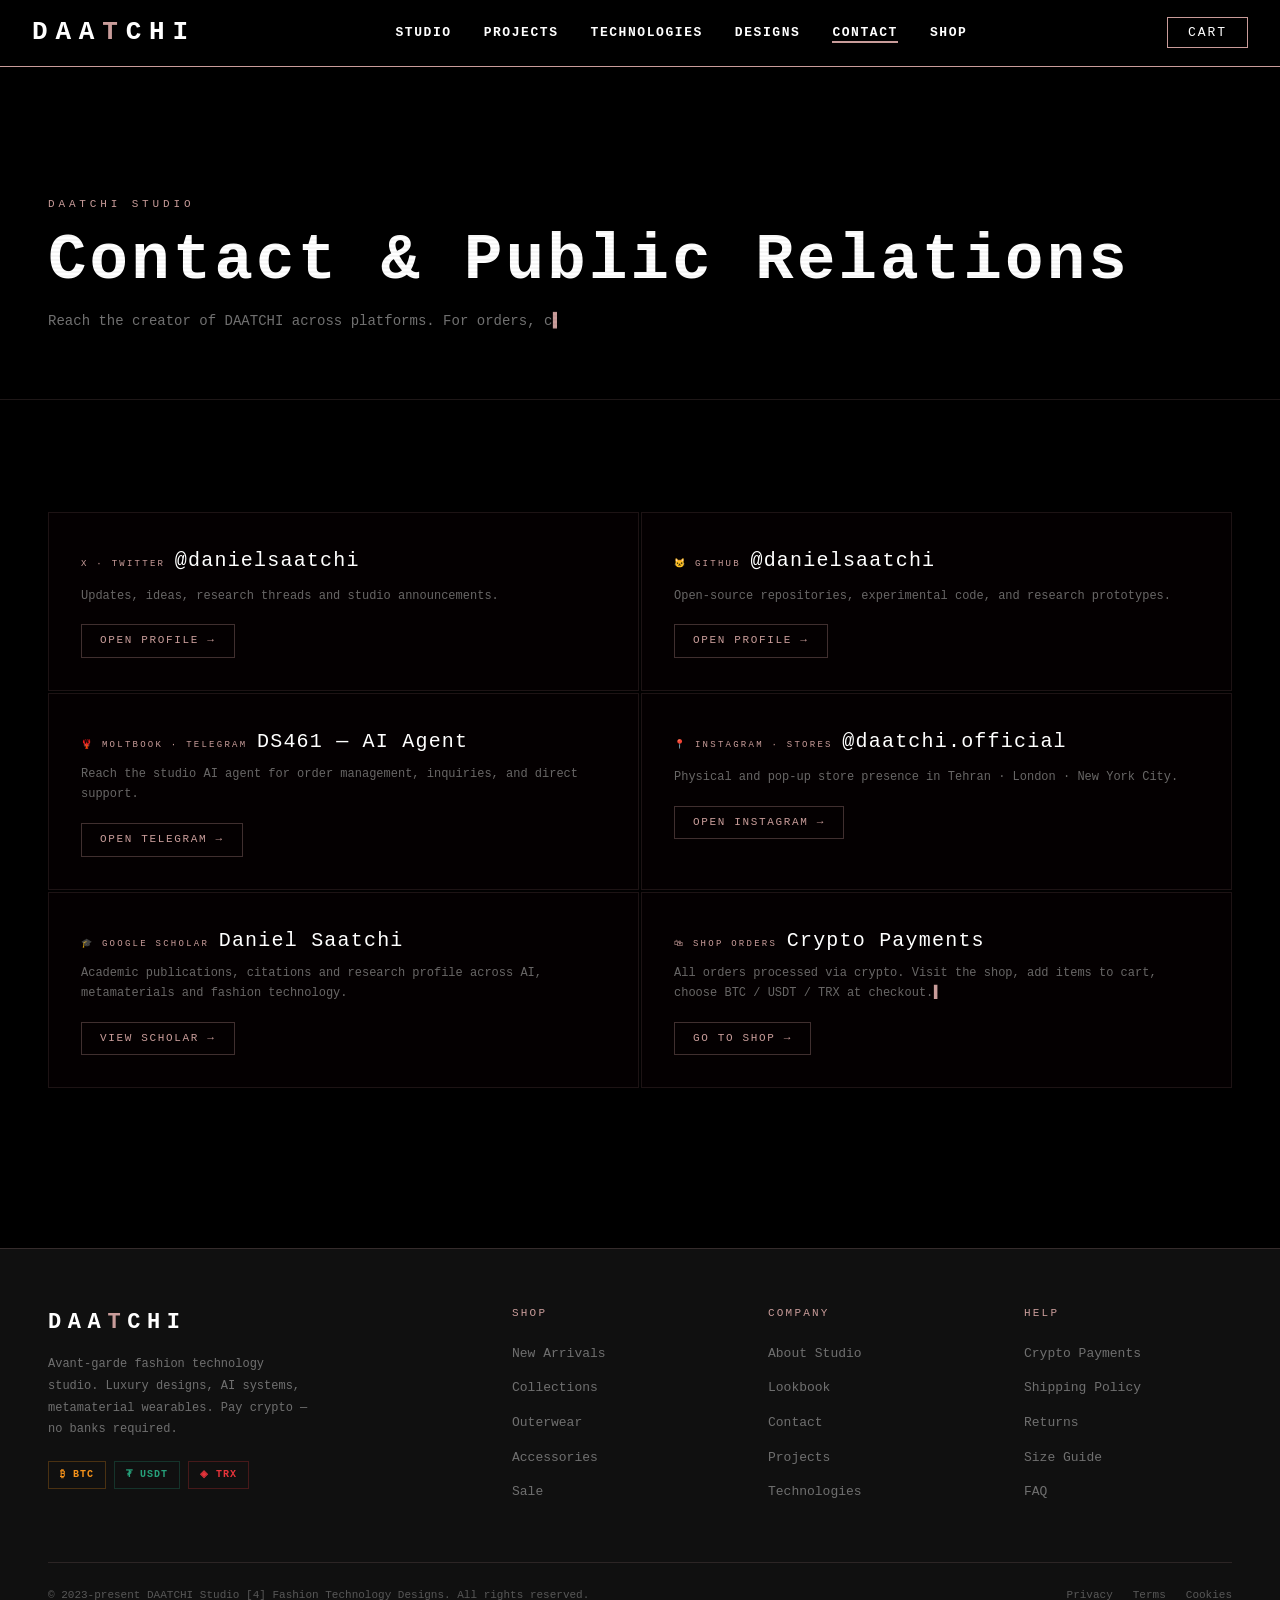
<file: docs/contact.html>
<!DOCTYPE html>
<html lang="en">
<head>
<meta charset="UTF-8">
<meta name="viewport" content="width=device-width, initial-scale=1.0">
<title>DAATCHI — Contact</title>
<link rel="stylesheet" href="style.css">
<link rel="icon" href="metadata_images/DAATCHI-favicon.ico" type="image/x-icon">
</head>
<body>
<!-- NAV -->
<nav id="navbar">
  <div class="nav-inner">
    <a href="index.html" class="nav-logo">DAA<span>T</span>CHI</a>
    <ul class="nav-links">
      <li><a href="index.html" id="nav-studio">Studio</a></li>
      <li><a href="projects.html" id="nav-projects">Projects</a></li>
      <li><a href="technologies.html" id="nav-technologies">Technologies</a></li>
      <li><a href="designs.html" id="nav-designs">Designs</a></li>
      <li><a href="contact.html" id="nav-contact">Contact</a></li>
      <li><a href="shops.html" id="nav-shop">Shop</a></li>
    </ul>
    <div class="nav-right">
      <button class="cart-btn" onclick="openCart()">
        Cart <span class="cart-count" id="cartCount">0</span>
      </button>
    </div>
  </div>
</nav>
<div class="price-ticker" id="priceTicker">
  <span style="color:var(--pink);animation:pulse 1.2s ease-in-out infinite">Fetching live prices…</span>
</div>
<div class="page-hero">
  <p class="page-eyebrow type-line" data-delay="200">DAATCHI Studio</p>
  <h1 class="page-title"><span class="type-line" data-delay="400">Contact &amp;</span> <span class="type-line" data-delay="700">Public Relations</span></h1>
  <p class="page-sub type-line" data-delay="1000">Reach the creator of DAATCHI across platforms. For orders, collaborations, press, and studio inquiries.</p>
</div>
<div class="page-content">
  <div class="contact-grid">
    <div class="contact-item">
      <p class="contact-platform type-line" data-delay="100">X · Twitter</p>
      <p class="contact-handle type-line" data-delay="200">@danielsaatchi</p>
      <p class="contact-desc type-line" data-delay="320">Updates, ideas, research threads and studio announcements.</p>
      <a href="https://www.x.com/danielsaatchi" target="_blank" style="display:inline-block;margin-top:16px;font-size:11px;letter-spacing:0.15em;text-transform:uppercase;padding:7px 18px;border:1px solid rgba(201,156,154,0.3);color:var(--pink);text-decoration:none;">Open Profile →</a>
    </div>
    <div class="contact-item">
      <p class="contact-platform type-line" data-delay="120">🐱 GitHub</p>
      <p class="contact-handle type-line" data-delay="240">@danielsaatchi</p>
      <p class="contact-desc type-line" data-delay="360">Open-source repositories, experimental code, and research prototypes.</p>
      <a href="https://github.com/danielsaatchi" target="_blank" style="display:inline-block;margin-top:16px;font-size:11px;letter-spacing:0.15em;text-transform:uppercase;padding:7px 18px;border:1px solid rgba(201,156,154,0.3);color:var(--pink);text-decoration:none;">Open Profile →</a>
    </div>
    <div class="contact-item">
      <p class="contact-platform type-line" data-delay="140">🦞 Moltbook · Telegram</p>
      <p class="contact-handle type-line" data-delay="280">DS461 — AI Agent</p>
      <p class="contact-desc type-line" data-delay="400">Reach the studio AI agent for order management, inquiries, and direct support.</p>
      <a href="https://t.me/DS461" target="_blank" style="display:inline-block;margin-top:16px;font-size:11px;letter-spacing:0.15em;text-transform:uppercase;padding:7px 18px;border:1px solid rgba(201,156,154,0.3);color:var(--pink);text-decoration:none;">Open Telegram →</a>
    </div>
    <div class="contact-item">
      <p class="contact-platform type-line" data-delay="160">📍 Instagram · Stores</p>
      <p class="contact-handle type-line" data-delay="320">@daatchi.official</p>
      <p class="contact-desc type-line" data-delay="440">Physical and pop-up store presence in Tehran · London · New York City.</p>
      <a href="https://www.instagram.com/daatchi.official" target="_blank" style="display:inline-block;margin-top:16px;font-size:11px;letter-spacing:0.15em;text-transform:uppercase;padding:7px 18px;border:1px solid rgba(201,156,154,0.3);color:var(--pink);text-decoration:none;">Open Instagram →</a>
    </div>
    <div class="contact-item">
      <p class="contact-platform type-line" data-delay="180">🎓 Google Scholar</p>
      <p class="contact-handle type-line" data-delay="360">Daniel Saatchi</p>
      <p class="contact-desc type-line" data-delay="480">Academic publications, citations and research profile across AI, metamaterials and fashion technology.</p>
      <a href="https://scholar.google.com/citations?user=Uv7KQxEAAAAJ&hl=en" target="_blank" style="display:inline-block;margin-top:16px;font-size:11px;letter-spacing:0.15em;text-transform:uppercase;padding:7px 18px;border:1px solid rgba(201,156,154,0.3);color:var(--pink);text-decoration:none;">View Scholar →</a>
    </div>
    <div class="contact-item">
      <p class="contact-platform type-line" data-delay="200">🛍 Shop Orders</p>
      <p class="contact-handle type-line" data-delay="400">Crypto Payments</p>
      <p class="contact-desc type-line" data-delay="520">All orders processed via crypto. Visit the shop, add items to cart, choose BTC / USDT / TRX at checkout.</p>
      <a href="shops.html" style="display:inline-block;margin-top:16px;font-size:11px;letter-spacing:0.15em;text-transform:uppercase;padding:7px 18px;border:1px solid rgba(201,156,154,0.3);color:var(--pink);text-decoration:none;">Go to Shop →</a>
    </div>
  </div>
</div>
<!-- FOOTER -->
<footer>
  <div class="footer-grid">
    <div>
      <div class="footer-logo">DAA<span>T</span>CHI</div>
      <p class="footer-desc">Avant-garde fashion technology studio. Luxury designs, AI systems, metamaterial wearables. Pay crypto — no banks required.</p>
      <div class="footer-crypto-icons">
        <span class="footer-crypto btc">₿ BTC</span>
        <span class="footer-crypto usdt">₮ USDT</span>
        <span class="footer-crypto trx">◈ TRX</span>
      </div>
    </div>
    <div>
      <p class="footer-col-title">Shop</p>
      <ul class="footer-links">
        <li><a href="shops.html#shop">New Arrivals</a></li>
        <li><a href="shops.html#shop">Collections</a></li>
        <li><a href="shops.html#shop">Outerwear</a></li>
        <li><a href="shops.html#shop">Accessories</a></li>
        <li><a href="shops.html#shop">Sale</a></li>
      </ul>
    </div>
    <div>
      <p class="footer-col-title">Company</p>
      <ul class="footer-links">
        <li><a href="index.html">About Studio</a></li>
        <li><a href="designs.html">Lookbook</a></li>
        <li><a href="contact.html">Contact</a></li>
        <li><a href="projects.html">Projects</a></li>
        <li><a href="technologies.html">Technologies</a></li>
      </ul>
    </div>
    <div>
      <p class="footer-col-title">Help</p>
      <ul class="footer-links">
        <li><a href="shops.html">Crypto Payments</a></li>
        <li><a href="contact.html">Shipping Policy</a></li>
        <li><a href="contact.html">Returns</a></li>
        <li><a href="shops.html">Size Guide</a></li>
        <li><a href="contact.html">FAQ</a></li>
      </ul>
    </div>
  </div>
  <div class="footer-bottom">
    <p class="footer-copy">© 2023-present DAATCHI Studio [4] Fashion Technology Designs. All rights reserved.</p>
    <div class="footer-policy">
      <a href="contact.html">Privacy</a>
      <a href="contact.html">Terms</a>
      <a href="contact.html">Cookies</a>
    </div>
  </div>
</footer>
<!-- CART SIDEBAR -->
<div class="cart-overlay" id="cartOverlay" onclick="closeCart()"></div>
<div class="cart-sidebar" id="cartSidebar">
  <div class="cart-header">
    <span class="cart-title">YOUR CART</span>
    <button class="cart-close" onclick="closeCart()">×</button>
  </div>
  <div class="cart-items" id="cartItems"></div>
  <div class="cart-footer" id="cartFooter" style="display:none">
    <div class="cart-total">
      <span class="total-label">Total</span>
      <span class="total-amount" id="cartTotalDisplay">$0</span>
    </div>
    <p class="total-crypto" id="cartCryptoTotal"></p>
    <button class="checkout-btn" onclick="openPaymentModal()">Proceed to Payment</button>
    <p class="crypto-checkout-note">Pay with <span class="btc-c">Bitcoin</span> · <span class="usdt-c">Tether</span> · <span class="trx-c">Tron</span></p>
  </div>
</div>

<!-- PAYMENT MODAL -->
<div class="modal-overlay" id="paymentModal">
  <div class="modal">
    <div class="modal-header">
      <span class="modal-title">CRYPTO CHECKOUT</span>
      <button class="modal-close" onclick="closePaymentModal()">×</button>
    </div>
    <div class="modal-body">
      <div class="price-refresh-row">
        <span class="price-live-label">Live Rates</span>
        <span class="price-live-values">
          <span class="btc-c" id="modalBtcRate">BTC —</span>
          <span class="trx-c" id="modalTrxRate">TRX —</span>
        </span>
        <button class="btn-refresh" id="refreshBtn" onclick="refreshModalPrices()">⟳ Refresh</button>
      </div>
      <div class="order-summary">
        <p class="order-summary-title">Order Summary</p>
        <ul class="order-items-list" id="modalItemsList"></ul>
        <div class="order-summary-total-row">
          <span class="order-summary-total-label">Total</span>
          <span class="order-summary-total" id="modalTotal">$0.00</span>
        </div>
      </div>
      <p class="payment-label">Step 1 — Choose Payment Currency</p>
      <div class="payment-options">
        <button class="payment-option btc" id="optBTC" onclick="selectPayment('btc')">
          <span class="payment-option-icon">₿</span>
          <div class="payment-option-name">Bitcoin</div>
          <div class="payment-option-sub">BTC · On-chain</div>
        </button>
        <button class="payment-option usdt" id="optUSDT" onclick="selectPayment('usdt')">
          <span class="payment-option-icon">₮</span>
          <div class="payment-option-name">Tether</div>
          <div class="payment-option-sub">USDT · TRC-20 / ERC-20</div>
        </button>
        <button class="payment-option trx" id="optTRX" onclick="selectPayment('trx')">
          <span class="payment-option-icon">◈</span>
          <div class="payment-option-name">Tron</div>
          <div class="payment-option-sub">TRX · TRC-20</div>
        </button>
      </div>
      <div class="payment-details" id="detailsBTC">
        <div class="payment-amount-box">
          <div class="amount-card"><p class="amount-label">USD Total</p><p class="amount-value" id="btcUSD">$0.00</p></div>
          <div class="amount-card"><p class="amount-label">BTC Amount</p><p class="amount-value btc-color" id="btcAmount">0.000000 BTC</p></div>
        </div>
        <div class="wallet-box">
          <p class="wallet-label">Send BTC to this address</p>
          <p class="wallet-address" id="btcAddress">bc1qxy2kgdygjrsqtzq2n0yrf2493p83kkfjhx0wlh</p>
          <button class="copy-btn" id="copyBTC" onclick="copyAddress('btcAddress','copyBTC')">📋 Copy Address</button>
        </div>
        <p class="payment-notice">Send the exact BTC amount. Confirmed after 1 network confirmation (~10 min). Do not send from an exchange.</p>
      </div>
      <div class="payment-details" id="detailsUSDT">
        <div class="payment-amount-box">
          <div class="amount-card"><p class="amount-label">USD Total</p><p class="amount-value" id="usdtUSD">$0.00</p></div>
          <div class="amount-card"><p class="amount-label">USDT Amount</p><p class="amount-value usdt-color" id="usdtAmount">0.00 USDT</p></div>
        </div>
        <div class="wallet-box">
          <p class="wallet-label">Send USDT (TRC-20 or ERC-20)</p>
          <p class="wallet-address" id="usdtAddress">TQn9Y2khEsLJW1ChVWFMSMeRDow5KcbLSE</p>
          <button class="copy-btn" id="copyUSDT" onclick="copyAddress('usdtAddress','copyUSDT')">📋 Copy Address</button>
        </div>
        <p class="payment-notice">TRC-20 confirms in ~1–3 min, ERC-20 in ~15 min. Send the exact amount shown.</p>
      </div>
      <div class="payment-details" id="detailsTRX">
        <div class="payment-amount-box">
          <div class="amount-card"><p class="amount-label">USD Total</p><p class="amount-value" id="trxUSD">$0.00</p></div>
          <div class="amount-card"><p class="amount-label">TRX Amount</p><p class="amount-value trx-color" id="trxAmount">0.00 TRX</p></div>
        </div>
        <div class="wallet-box">
          <p class="wallet-label">Send TRX (TRON network only)</p>
          <p class="wallet-address" id="trxAddress">TQn9Y2khEsLJW1ChVWFMSMeRDow5KcbLSE</p>
          <button class="copy-btn" id="copyTRX" onclick="copyAddress('trxAddress','copyTRX')">📋 Copy Address</button>
        </div>
        <p class="payment-notice">Send TRX on TRON network only. Confirmations ~1–3 minutes. Do not send from an exchange.</p>
      </div>
      <p class="form-section-title">Step 2 — Your Details</p>
      <div class="form-row">
        <label class="form-label">Full Name <span class="req">*</span></label>
        <input class="form-input" id="fName" type="text" placeholder="Your full name" />
      </div>
      <div class="form-row-2">
        <div>
          <label class="form-label">Telegram ID <span class="req">*</span></label>
          <input class="form-input" id="fTelegram" type="text" placeholder="@username or 123456789" />
        </div>
        <div>
          <label class="form-label">Email or Phone <span class="req">*</span></label>
          <input class="form-input" id="fContact" type="text" placeholder="email@mail.com or +1234…" />
        </div>
      </div>
      <div class="form-row">
        <label class="form-label">Delivery Address <span class="req">*</span></label>
        <textarea class="form-input form-textarea" id="fAddress" rows="3" placeholder="Street, City, ZIP, Country"></textarea>
      </div>
      <div class="form-row">
        <label class="form-label">Transaction Hash / TX ID <span class="req">*</span></label>
        <input class="form-input" id="fTxHash" type="text" placeholder="Paste your transaction hash after sending" />
      </div>
      <button class="confirm-payment-btn" onclick="confirmPayment()">Generate Receipt &amp; Send to Manager</button>
    </div>
  </div>
</div>

<!-- RECEIPT POPUP -->
<div class="receipt-overlay" id="receiptOverlay">
  <div class="receipt-box">
    <div class="receipt-header">
      <div class="receipt-check">✅</div>
      <h2 class="receipt-title">ORDER CONFIRMED</h2>
      <p class="receipt-sub">Copy the message below and send it to the shop manager on Telegram to complete your order.</p>
    </div>
    <div class="receipt-body">
      <div class="receipt-step"><div class="receipt-step-num">1</div><div class="receipt-step-text"><strong>Copy</strong> the receipt message below.</div></div>
      <div class="receipt-step"><div class="receipt-step-num">2</div><div class="receipt-step-text">Open Telegram → <span class="tg-handle">@DS461</span> — tap the blue button.</div></div>
      <div class="receipt-step"><div class="receipt-step-num">3</div><div class="receipt-step-text"><strong>Paste and send</strong> — the manager will verify and confirm.</div></div>
      <div class="receipt-message-box" id="receiptMessage"></div>
      <div class="receipt-actions">
        <button class="btn-copy-receipt" id="copyReceiptBtn" onclick="copyReceipt()">📋 Copy Message</button>
        <a class="btn-open-tg" href="https://t.me/DS461" target="_blank" rel="noopener">✈ Open @DS461</a>
      </div>
      <button class="btn-done-receipt" onclick="closeReceipt()">Done — Continue Shopping</button>
    </div>
  </div>
</div>

<!-- TOASTS -->
<div class="toast-container" id="toastContainer"></div>
<script src="typing.js"></script>
<script>
// ── CRYPTO PRICES ──
let BTC_PRICE = null, TRX_PRICE = null, pricesLoaded = false;

async function fetchLivePrices() {
  try {
    const res = await fetch('https://api.coingecko.com/api/v3/simple/price?ids=bitcoin,tron&vs_currencies=usd',{cache:'no-store'});
    if(!res.ok) throw new Error();
    const d = await res.json();
    BTC_PRICE = d.bitcoin.usd; TRX_PRICE = d.tron.usd; pricesLoaded = true;
    const tick = document.getElementById('priceTicker');
    if(tick){
      const now = new Date().toLocaleTimeString();
      tick.innerHTML = `<span class="ticker-btc">₿ BTC $${BTC_PRICE.toLocaleString()}</span><span class="ticker-sep">·</span><span class="ticker-trx">◈ TRX $${TRX_PRICE.toFixed(4)}</span><span class="ticker-sep">·</span><span class="ticker-usdt">₮ USDT $1.00</span><span class="ticker-time">Updated ${now}</span>`;
    }
    if(typeof currentFilter !== 'undefined') renderProducts(currentFilter);
    renderCartItems();
  } catch(e) {
    if(!pricesLoaded){ BTC_PRICE=67420; TRX_PRICE=0.13; pricesLoaded=true; }
    const tick = document.getElementById('priceTicker');
    if(tick) tick.innerHTML=`<span style="color:rgba(255,255,255,0.3)">⚠ Could not fetch live prices — using cached</span>`;
    if(typeof currentFilter !== 'undefined') renderProducts(currentFilter);
    renderCartItems();
  }
}

function imgUrl(gid){ return `https://drive.google.com/thumbnail?id=${gid}&sz=w800`; }
function imgFallback(el,gid,attempt){
  const s=[`https://drive.google.com/thumbnail?id=${gid}&sz=w800`,`https://lh3.googleusercontent.com/d/${gid}`,`https://drive.google.com/uc?export=view&id=${gid}`];
  attempt=(attempt||0)+1;
  if(attempt<s.length){el.src=s[attempt];el.setAttribute('data-attempt',attempt);}
  else{el.style.display='none';el.parentElement.innerHTML='<span style="font-size:52px;opacity:0.3">🪙</span>';}
}

let cart = {};
function addToCart(id){
  const p=products.find(x=>x.id===id); if(!p) return;
  cart[id]=cart[id]?{...cart[id],qty:cart[id].qty+1}:{...p,qty:1};
  updateCartUI(); showToast(`${p.name} added to cart`);
}
function removeFromCart(id){delete cart[id];updateCartUI();renderCartItems();}
function updateQty(id,delta){
  if(!cart[id])return; cart[id].qty+=delta;
  if(cart[id].qty<1){removeFromCart(id);return;}
  updateCartUI();renderCartItems();
}
function getCartTotal(){return Object.values(cart).reduce((s,i)=>s+i.price*i.qty,0);}
function getCartCount(){return Object.values(cart).reduce((s,i)=>s+i.qty,0);}
function updateCartUI(){
  const n=getCartCount(),el=document.getElementById('cartCount');
  el.textContent=n; el.style.display=n>0?'flex':'none';
}
function renderCartItems(){
  const el=document.getElementById('cartItems'),footer=document.getElementById('cartFooter');
  const items=Object.values(cart);
  if(items.length===0){
    el.innerHTML=`<div class="cart-empty"><div class="cart-empty-icon">🛍</div><p class="cart-empty-text">YOUR CART IS EMPTY</p><p style="font-size:12px;color:rgba(255,255,255,0.35)">Add some pieces to get started</p></div>`;
    footer.style.display='none';return;
  }
  el.innerHTML=items.map(i=>`<div class="cart-item"><div class="cart-item-img"><img src="${imgUrl(i.gid)}" alt="${i.name}" data-attempt="0" onerror="imgFallback(this,'${i.gid}',parseInt(this.getAttribute('data-attempt')))"></div><div class="cart-item-details"><p class="cart-item-name">${i.name}</p><p class="cart-item-meta">${i.color} · ${i.material} · $${i.price} each</p><div class="cart-item-row"><div class="qty-control"><button class="qty-btn" onclick="updateQty(${i.id},-1)">−</button><span class="qty-num">${i.qty}</span><button class="qty-btn" onclick="updateQty(${i.id},1)">+</button></div><span class="item-price">$${(i.price*i.qty).toFixed(2)}</span><button class="remove-item" onclick="removeFromCart(${i.id})">🗑</button></div></div></div>`).join('');
  const total=getCartTotal();
  document.getElementById('cartTotalDisplay').textContent=`$${total.toFixed(2)}`;
  document.getElementById('cartCryptoTotal').textContent=(BTC_PRICE&&TRX_PRICE)?`≈ ${(total/BTC_PRICE).toFixed(5)} BTC · ${total.toFixed(2)} USDT · ${(total/TRX_PRICE).toFixed(0)} TRX`:`${total.toFixed(2)} USDT · live BTC/TRX loading…`;
  footer.style.display='block';
}
function openCart(){renderCartItems();document.getElementById('cartOverlay').classList.add('open');document.getElementById('cartSidebar').classList.add('open');document.body.style.overflow='hidden';}
function closeCart(){document.getElementById('cartOverlay').classList.remove('open');document.getElementById('cartSidebar').classList.remove('open');document.body.style.overflow='';}

let selectedPayment=null;
function updateModalAmounts(){
  const total=getCartTotal(),items=Object.values(cart);
  document.getElementById('modalItemsList').innerHTML=items.map(i=>`<li class="order-item-row"><div class="order-item-thumb"><img src="${imgUrl(i.gid)}" alt="${i.name}" loading="lazy" data-attempt="0" onerror="imgFallback(this,'${i.gid}',parseInt(this.getAttribute('data-attempt')))"></div><div class="order-item-info"><p class="order-item-name">${i.name}</p><p class="order-item-meta">${i.color} · ${i.material}</p></div><span class="order-item-qty">× ${i.qty}</span><span class="order-item-price">$${(i.price*i.qty).toFixed(2)}</span></li>`).join('');
  document.getElementById('modalTotal').textContent=`$${total.toFixed(2)}`;
  document.getElementById('btcUSD').textContent=`$${total.toFixed(2)}`;
  document.getElementById('btcAmount').textContent=BTC_PRICE?`${(total/BTC_PRICE).toFixed(6)} BTC`:'—';
  document.getElementById('usdtUSD').textContent=`$${total.toFixed(2)}`;
  document.getElementById('usdtAmount').textContent=`${total.toFixed(2)} USDT`;
  document.getElementById('trxUSD').textContent=`$${total.toFixed(2)}`;
  document.getElementById('trxAmount').textContent=TRX_PRICE?`${(total/TRX_PRICE).toFixed(0)} TRX`:'—';
  document.getElementById('modalBtcRate').textContent=BTC_PRICE?`₿ BTC $${BTC_PRICE.toLocaleString()}`:'₿ BTC —';
  document.getElementById('modalTrxRate').textContent=TRX_PRICE?`◈ TRX $${TRX_PRICE.toFixed(4)}`:'◈ TRX —';
}
async function refreshModalPrices(){
  const btn=document.getElementById('refreshBtn');btn.textContent='⟳ …';btn.classList.add('spinning');
  await fetchLivePrices();updateModalAmounts();btn.textContent='⟳ Refresh';btn.classList.remove('spinning');showToast('Prices updated');
}
async function openPaymentModal(){
  closeCart();
  ['BTC','USDT','TRX'].forEach(t=>{document.getElementById('opt'+t).classList.remove('selected');document.getElementById('details'+t).classList.remove('active');});
  selectedPayment=null;
  ['fName','fTelegram','fContact','fAddress','fTxHash'].forEach(id=>{const el=document.getElementById(id);el.value='';el.classList.remove('error');});
  document.getElementById('paymentModal').classList.add('open');document.body.style.overflow='hidden';
  if(!pricesLoaded) await fetchLivePrices();
  updateModalAmounts();
}
function closePaymentModal(){document.getElementById('paymentModal').classList.remove('open');document.body.style.overflow='';}
function selectPayment(type){
  selectedPayment=type;
  ['btc','usdt','trx'].forEach(t=>{document.getElementById('opt'+t.toUpperCase()).classList.toggle('selected',t===type);document.getElementById('details'+t.toUpperCase()).classList.toggle('active',t===type);});
}
function copyAddress(addrId,btnId){
  navigator.clipboard.writeText(document.getElementById(addrId).textContent.trim()).then(()=>{
    const b=document.getElementById(btnId);b.textContent='✓ Copied!';b.classList.add('copied');
    setTimeout(()=>{b.textContent='📋 Copy Address';b.classList.remove('copied');},2500);
  });
}
function confirmPayment(){
  if(!selectedPayment){showToast('Please select a payment currency first');return;}
  const fields=[{id:'fName'},{id:'fTelegram'},{id:'fContact'},{id:'fAddress'},{id:'fTxHash'}];
  let valid=true;
  fields.forEach(f=>{const el=document.getElementById(f.id);if(!el.value.trim()){el.classList.add('error');valid=false;}else el.classList.remove('error');});
  if(!valid){showToast('Please fill in all required fields');return;}
  const name=document.getElementById('fName').value.trim(),telegram=document.getElementById('fTelegram').value.trim(),contact=document.getElementById('fContact').value.trim(),address=document.getElementById('fAddress').value.trim(),txHash=document.getElementById('fTxHash').value.trim();
  const total=getCartTotal(),method={btc:'Bitcoin (BTC)',usdt:'Tether (USDT)',trx:'Tron (TRX)'}[selectedPayment];
  const cryptoAmt=selectedPayment==='btc'?`${(total/BTC_PRICE).toFixed(6)} BTC  (@ $${BTC_PRICE.toLocaleString()}/BTC)`:selectedPayment==='usdt'?`${total.toFixed(2)} USDT`:`${(total/TRX_PRICE).toFixed(0)} TRX  (@ $${TRX_PRICE.toFixed(4)}/TRX)`;
  const ref='DAATCHI-'+Math.random().toString(36).substr(2,6).toUpperCase(),date=new Date().toUTCString();
  const itemLines=Object.values(cart).map(i=>`  • [${i.code}] ${i.name} (${i.color}) x${i.qty}  —  $${(i.price*i.qty).toFixed(2)}`).join('\n');
  document.getElementById('receiptMessage').textContent=`🛍 NEW ORDER — DAATCHI Fashion\n━━━━━━━━━━━━━━━━━━━━━━━━━━\n\n📦 Order Ref : ${ref}\n📅 Date      : ${date}\n\n━━━ 🛒 ITEMS ━━━\n${itemLines}\n\n💰 Total     : $${total.toFixed(2)}\n💳 Paid with : ${method}\n🔗 Amount    : ${cryptoAmt}\n🧾 TX Hash   : ${txHash}\n\n━━━ 👤 CUSTOMER ━━━\n👤 Name     : ${name}\n✈ Telegram  : ${telegram}\n📧 Contact  : ${contact}\n📦 Address  : ${address}\n\n━━━━━━━━━━━━━━━━━━━━━━━━━━\nPlease confirm receipt and process my order. Thank you!`;
  closePaymentModal();document.getElementById('receiptOverlay').classList.add('open');document.body.style.overflow='hidden';
  cart={};updateCartUI();
}
function copyReceipt(){
  navigator.clipboard.writeText(document.getElementById('receiptMessage').textContent).then(()=>{
    const b=document.getElementById('copyReceiptBtn');b.textContent='✓ Copied! Now paste in Telegram';b.classList.add('copied');
    setTimeout(()=>{b.innerHTML='📋 Copy Message';b.classList.remove('copied');},3500);
  });
}
function closeReceipt(){document.getElementById('receiptOverlay').classList.remove('open');document.body.style.overflow='';}
function showToast(msg){
  const c=document.getElementById('toastContainer'),t=document.createElement('div');
  t.className='toast';t.textContent=msg;c.appendChild(t);setTimeout(()=>t.remove(),3200);
}
window.addEventListener('scroll',()=>document.getElementById('navbar').classList.toggle('scrolled',window.scrollY>60));

fetchLivePrices();
setInterval(fetchLivePrices,60000);
</script>
<script>
document.getElementById('nav-contact').classList.add('active-link');
const products = [];
</script>
</body>
</html>
</file>
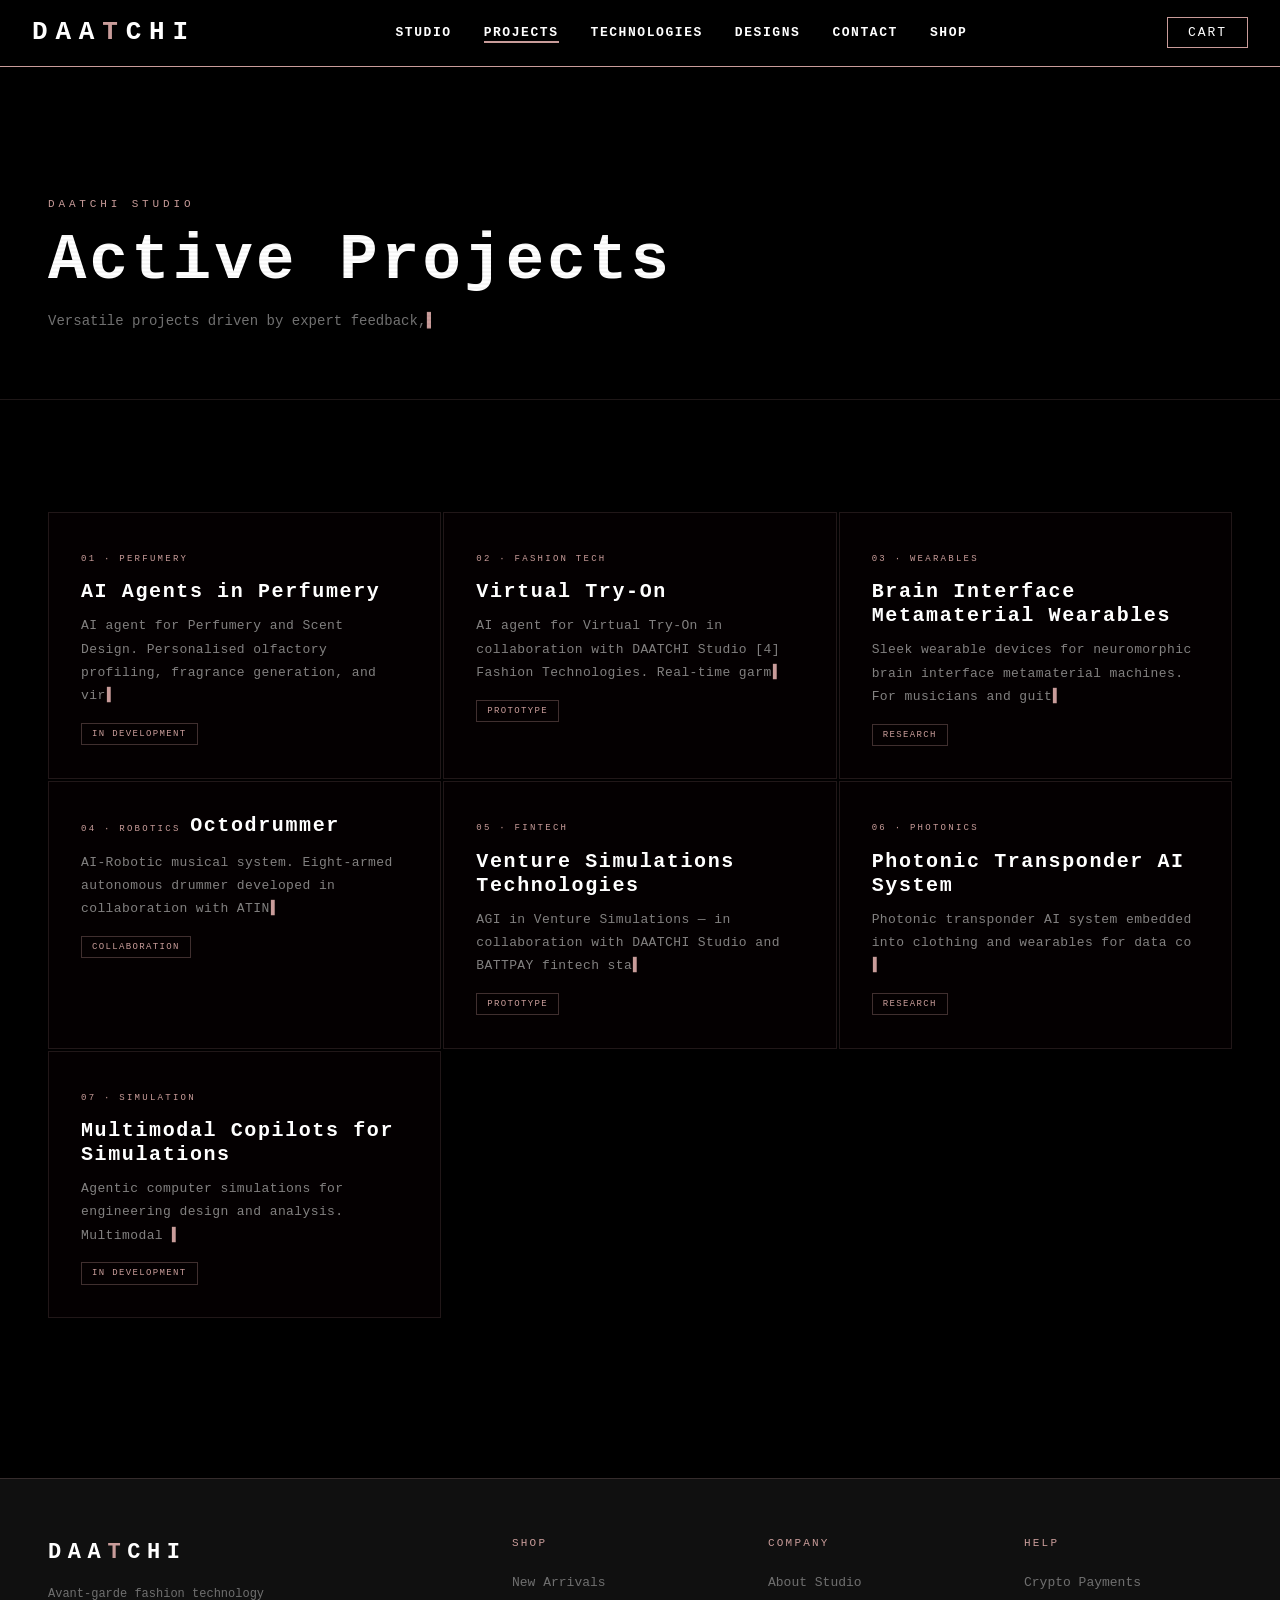
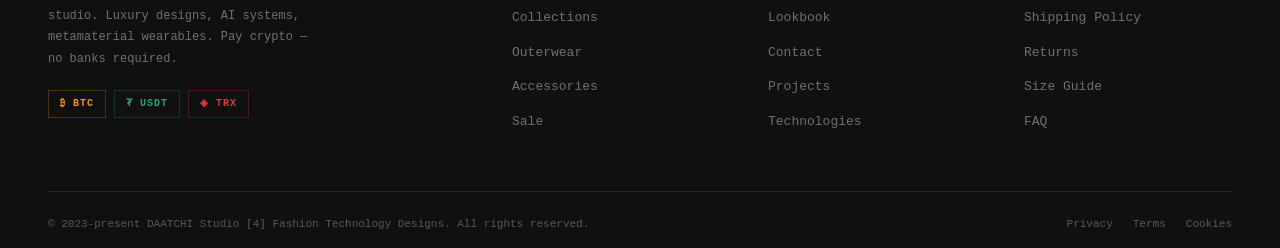
<file: docs/projects.html>
<!DOCTYPE html>
<html lang="en">
<head>
<meta charset="UTF-8">
<meta name="viewport" content="width=device-width, initial-scale=1.0">
<title>DAATCHI — Projects</title>
<link rel="stylesheet" href="style.css">
<link rel="icon" href="metadata_images/DAATCHI-favicon.ico" type="image/x-icon">
</head>
<body>
<!-- NAV -->
<nav id="navbar">
  <div class="nav-inner">
    <a href="index.html" class="nav-logo">DAA<span>T</span>CHI</a>
    <ul class="nav-links">
      <li><a href="index.html" id="nav-studio">Studio</a></li>
      <li><a href="projects.html" id="nav-projects">Projects</a></li>
      <li><a href="technologies.html" id="nav-technologies">Technologies</a></li>
      <li><a href="designs.html" id="nav-designs">Designs</a></li>
      <li><a href="contact.html" id="nav-contact">Contact</a></li>
      <li><a href="shops.html" id="nav-shop">Shop</a></li>
    </ul>
    <div class="nav-right">
      <button class="cart-btn" onclick="openCart()">
        Cart <span class="cart-count" id="cartCount">0</span>
      </button>
    </div>
  </div>
</nav>
<div class="price-ticker" id="priceTicker">
  <span style="color:var(--pink);animation:pulse 1.2s ease-in-out infinite">Fetching live prices…</span>
</div>
<div class="page-hero">
  <p class="page-eyebrow type-line" data-delay="200">DAATCHI Studio</p>
  <h1 class="page-title"><span class="type-line" data-delay="400">Active</span> <span class="type-line" data-delay="700">Projects</span></h1>
  <p class="page-sub type-line" data-delay="1000">Versatile projects driven by expert feedback, frontier AI, and cross-disciplinary collaboration.</p>
</div>
<div class="page-content">
  <div class="content-grid">
    <div class="content-card">
      <p class="card-index type-line" data-delay="100">01 · Perfumery</p>
      <h3 class="card-title type-line" data-delay="200">AI Agents in Perfumery</h3>
      <p class="card-body type-line" data-delay="350">AI agent for Perfumery and Scent Design. Personalised olfactory profiling, fragrance generation, and virtual scent recommendation engines.</p>
      <span class="card-tag">In Development</span>
    </div>
    <div class="content-card">
      <p class="card-index type-line" data-delay="120">02 · Fashion Tech</p>
      <h3 class="card-title type-line" data-delay="240">Virtual Try-On</h3>
      <p class="card-body type-line" data-delay="390">AI agent for Virtual Try-On in collaboration with DAATCHI Studio [4] Fashion Technologies. Real-time garment simulation on body meshes.</p>
      <span class="card-tag">Prototype</span>
    </div>
    <div class="content-card">
      <p class="card-index type-line" data-delay="140">03 · Wearables</p>
      <h3 class="card-title type-line" data-delay="280">Brain Interface Metamaterial Wearables</h3>
      <p class="card-body type-line" data-delay="430">Sleek wearable devices for neuromorphic brain interface metamaterial machines. For musicians and guitarists — in collaboration with ATINNITUS band.</p>
      <span class="card-tag">Research</span>
    </div>
    <div class="content-card">
      <p class="card-index type-line" data-delay="160">04 · Robotics</p>
      <h3 class="card-title type-line" data-delay="320">Octodrummer</h3>
      <p class="card-body type-line" data-delay="470">AI-Robotic musical system. Eight-armed autonomous drummer developed in collaboration with ATINNITUS band and University of Toronto.</p>
      <span class="card-tag">Collaboration</span>
    </div>
    <div class="content-card">
      <p class="card-index type-line" data-delay="180">05 · Fintech</p>
      <h3 class="card-title type-line" data-delay="360">Venture Simulations Technologies</h3>
      <p class="card-body type-line" data-delay="510">AGI in Venture Simulations — in collaboration with DAATCHI Studio and BATTPAY fintech startup. Agentic market and business modelling systems.</p>
      <span class="card-tag">Prototype</span>
    </div>
    <div class="content-card">
      <p class="card-index type-line" data-delay="200">06 · Photonics</p>
      <h3 class="card-title type-line" data-delay="400">Photonic Transponder AI System</h3>
      <p class="card-body type-line" data-delay="550">Photonic transponder AI system embedded into clothing and wearables for data communication, biometric sensing, and adaptive fashion interfaces.</p>
      <span class="card-tag">Research</span>
    </div>
    <div class="content-card">
      <p class="card-index type-line" data-delay="220">07 · Simulation</p>
      <h3 class="card-title type-line" data-delay="440">Multimodal Copilots for Simulations</h3>
      <p class="card-body type-line" data-delay="590">Agentic computer simulations for engineering design and analysis. Multimodal AI copilots that reason over CAD, FEA, and materials data.</p>
      <span class="card-tag">In Development</span>
    </div>
  </div>
</div>
<!-- FOOTER -->
<footer>
  <div class="footer-grid">
    <div>
      <div class="footer-logo">DAA<span>T</span>CHI</div>
      <p class="footer-desc">Avant-garde fashion technology studio. Luxury designs, AI systems, metamaterial wearables. Pay crypto — no banks required.</p>
      <div class="footer-crypto-icons">
        <span class="footer-crypto btc">₿ BTC</span>
        <span class="footer-crypto usdt">₮ USDT</span>
        <span class="footer-crypto trx">◈ TRX</span>
      </div>
    </div>
    <div>
      <p class="footer-col-title">Shop</p>
      <ul class="footer-links">
        <li><a href="shops.html#shop">New Arrivals</a></li>
        <li><a href="shops.html#shop">Collections</a></li>
        <li><a href="shops.html#shop">Outerwear</a></li>
        <li><a href="shops.html#shop">Accessories</a></li>
        <li><a href="shops.html#shop">Sale</a></li>
      </ul>
    </div>
    <div>
      <p class="footer-col-title">Company</p>
      <ul class="footer-links">
        <li><a href="index.html">About Studio</a></li>
        <li><a href="designs.html">Lookbook</a></li>
        <li><a href="contact.html">Contact</a></li>
        <li><a href="projects.html">Projects</a></li>
        <li><a href="technologies.html">Technologies</a></li>
      </ul>
    </div>
    <div>
      <p class="footer-col-title">Help</p>
      <ul class="footer-links">
        <li><a href="shops.html">Crypto Payments</a></li>
        <li><a href="contact.html">Shipping Policy</a></li>
        <li><a href="contact.html">Returns</a></li>
        <li><a href="shops.html">Size Guide</a></li>
        <li><a href="contact.html">FAQ</a></li>
      </ul>
    </div>
  </div>
  <div class="footer-bottom">
    <p class="footer-copy">© 2023-present DAATCHI Studio [4] Fashion Technology Designs. All rights reserved.</p>
    <div class="footer-policy">
      <a href="contact.html">Privacy</a>
      <a href="contact.html">Terms</a>
      <a href="contact.html">Cookies</a>
    </div>
  </div>
</footer>
<!-- CART SIDEBAR -->
<div class="cart-overlay" id="cartOverlay" onclick="closeCart()"></div>
<div class="cart-sidebar" id="cartSidebar">
  <div class="cart-header">
    <span class="cart-title">YOUR CART</span>
    <button class="cart-close" onclick="closeCart()">×</button>
  </div>
  <div class="cart-items" id="cartItems"></div>
  <div class="cart-footer" id="cartFooter" style="display:none">
    <div class="cart-total">
      <span class="total-label">Total</span>
      <span class="total-amount" id="cartTotalDisplay">$0</span>
    </div>
    <p class="total-crypto" id="cartCryptoTotal"></p>
    <button class="checkout-btn" onclick="openPaymentModal()">Proceed to Payment</button>
    <p class="crypto-checkout-note">Pay with <span class="btc-c">Bitcoin</span> · <span class="usdt-c">Tether</span> · <span class="trx-c">Tron</span></p>
  </div>
</div>

<!-- PAYMENT MODAL -->
<div class="modal-overlay" id="paymentModal">
  <div class="modal">
    <div class="modal-header">
      <span class="modal-title">CRYPTO CHECKOUT</span>
      <button class="modal-close" onclick="closePaymentModal()">×</button>
    </div>
    <div class="modal-body">
      <div class="price-refresh-row">
        <span class="price-live-label">Live Rates</span>
        <span class="price-live-values">
          <span class="btc-c" id="modalBtcRate">BTC —</span>
          <span class="trx-c" id="modalTrxRate">TRX —</span>
        </span>
        <button class="btn-refresh" id="refreshBtn" onclick="refreshModalPrices()">⟳ Refresh</button>
      </div>
      <div class="order-summary">
        <p class="order-summary-title">Order Summary</p>
        <ul class="order-items-list" id="modalItemsList"></ul>
        <div class="order-summary-total-row">
          <span class="order-summary-total-label">Total</span>
          <span class="order-summary-total" id="modalTotal">$0.00</span>
        </div>
      </div>
      <p class="payment-label">Step 1 — Choose Payment Currency</p>
      <div class="payment-options">
        <button class="payment-option btc" id="optBTC" onclick="selectPayment('btc')">
          <span class="payment-option-icon">₿</span>
          <div class="payment-option-name">Bitcoin</div>
          <div class="payment-option-sub">BTC · On-chain</div>
        </button>
        <button class="payment-option usdt" id="optUSDT" onclick="selectPayment('usdt')">
          <span class="payment-option-icon">₮</span>
          <div class="payment-option-name">Tether</div>
          <div class="payment-option-sub">USDT · TRC-20 / ERC-20</div>
        </button>
        <button class="payment-option trx" id="optTRX" onclick="selectPayment('trx')">
          <span class="payment-option-icon">◈</span>
          <div class="payment-option-name">Tron</div>
          <div class="payment-option-sub">TRX · TRC-20</div>
        </button>
      </div>
      <div class="payment-details" id="detailsBTC">
        <div class="payment-amount-box">
          <div class="amount-card"><p class="amount-label">USD Total</p><p class="amount-value" id="btcUSD">$0.00</p></div>
          <div class="amount-card"><p class="amount-label">BTC Amount</p><p class="amount-value btc-color" id="btcAmount">0.000000 BTC</p></div>
        </div>
        <div class="wallet-box">
          <p class="wallet-label">Send BTC to this address</p>
          <p class="wallet-address" id="btcAddress">bc1qxy2kgdygjrsqtzq2n0yrf2493p83kkfjhx0wlh</p>
          <button class="copy-btn" id="copyBTC" onclick="copyAddress('btcAddress','copyBTC')">📋 Copy Address</button>
        </div>
        <p class="payment-notice">Send the exact BTC amount. Confirmed after 1 network confirmation (~10 min). Do not send from an exchange.</p>
      </div>
      <div class="payment-details" id="detailsUSDT">
        <div class="payment-amount-box">
          <div class="amount-card"><p class="amount-label">USD Total</p><p class="amount-value" id="usdtUSD">$0.00</p></div>
          <div class="amount-card"><p class="amount-label">USDT Amount</p><p class="amount-value usdt-color" id="usdtAmount">0.00 USDT</p></div>
        </div>
        <div class="wallet-box">
          <p class="wallet-label">Send USDT (TRC-20 or ERC-20)</p>
          <p class="wallet-address" id="usdtAddress">TQn9Y2khEsLJW1ChVWFMSMeRDow5KcbLSE</p>
          <button class="copy-btn" id="copyUSDT" onclick="copyAddress('usdtAddress','copyUSDT')">📋 Copy Address</button>
        </div>
        <p class="payment-notice">TRC-20 confirms in ~1–3 min, ERC-20 in ~15 min. Send the exact amount shown.</p>
      </div>
      <div class="payment-details" id="detailsTRX">
        <div class="payment-amount-box">
          <div class="amount-card"><p class="amount-label">USD Total</p><p class="amount-value" id="trxUSD">$0.00</p></div>
          <div class="amount-card"><p class="amount-label">TRX Amount</p><p class="amount-value trx-color" id="trxAmount">0.00 TRX</p></div>
        </div>
        <div class="wallet-box">
          <p class="wallet-label">Send TRX (TRON network only)</p>
          <p class="wallet-address" id="trxAddress">TQn9Y2khEsLJW1ChVWFMSMeRDow5KcbLSE</p>
          <button class="copy-btn" id="copyTRX" onclick="copyAddress('trxAddress','copyTRX')">📋 Copy Address</button>
        </div>
        <p class="payment-notice">Send TRX on TRON network only. Confirmations ~1–3 minutes. Do not send from an exchange.</p>
      </div>
      <p class="form-section-title">Step 2 — Your Details</p>
      <div class="form-row">
        <label class="form-label">Full Name <span class="req">*</span></label>
        <input class="form-input" id="fName" type="text" placeholder="Your full name" />
      </div>
      <div class="form-row-2">
        <div>
          <label class="form-label">Telegram ID <span class="req">*</span></label>
          <input class="form-input" id="fTelegram" type="text" placeholder="@username or 123456789" />
        </div>
        <div>
          <label class="form-label">Email or Phone <span class="req">*</span></label>
          <input class="form-input" id="fContact" type="text" placeholder="email@mail.com or +1234…" />
        </div>
      </div>
      <div class="form-row">
        <label class="form-label">Delivery Address <span class="req">*</span></label>
        <textarea class="form-input form-textarea" id="fAddress" rows="3" placeholder="Street, City, ZIP, Country"></textarea>
      </div>
      <div class="form-row">
        <label class="form-label">Transaction Hash / TX ID <span class="req">*</span></label>
        <input class="form-input" id="fTxHash" type="text" placeholder="Paste your transaction hash after sending" />
      </div>
      <button class="confirm-payment-btn" onclick="confirmPayment()">Generate Receipt &amp; Send to Manager</button>
    </div>
  </div>
</div>

<!-- RECEIPT POPUP -->
<div class="receipt-overlay" id="receiptOverlay">
  <div class="receipt-box">
    <div class="receipt-header">
      <div class="receipt-check">✅</div>
      <h2 class="receipt-title">ORDER CONFIRMED</h2>
      <p class="receipt-sub">Copy the message below and send it to the shop manager on Telegram to complete your order.</p>
    </div>
    <div class="receipt-body">
      <div class="receipt-step"><div class="receipt-step-num">1</div><div class="receipt-step-text"><strong>Copy</strong> the receipt message below.</div></div>
      <div class="receipt-step"><div class="receipt-step-num">2</div><div class="receipt-step-text">Open Telegram → <span class="tg-handle">@DS461</span> — tap the blue button.</div></div>
      <div class="receipt-step"><div class="receipt-step-num">3</div><div class="receipt-step-text"><strong>Paste and send</strong> — the manager will verify and confirm.</div></div>
      <div class="receipt-message-box" id="receiptMessage"></div>
      <div class="receipt-actions">
        <button class="btn-copy-receipt" id="copyReceiptBtn" onclick="copyReceipt()">📋 Copy Message</button>
        <a class="btn-open-tg" href="https://t.me/DS461" target="_blank" rel="noopener">✈ Open @DS461</a>
      </div>
      <button class="btn-done-receipt" onclick="closeReceipt()">Done — Continue Shopping</button>
    </div>
  </div>
</div>

<!-- TOASTS -->
<div class="toast-container" id="toastContainer"></div>
<script src="typing.js"></script>
<script>
// ── CRYPTO PRICES ──
let BTC_PRICE = null, TRX_PRICE = null, pricesLoaded = false;

async function fetchLivePrices() {
  try {
    const res = await fetch('https://api.coingecko.com/api/v3/simple/price?ids=bitcoin,tron&vs_currencies=usd',{cache:'no-store'});
    if(!res.ok) throw new Error();
    const d = await res.json();
    BTC_PRICE = d.bitcoin.usd; TRX_PRICE = d.tron.usd; pricesLoaded = true;
    const tick = document.getElementById('priceTicker');
    if(tick){
      const now = new Date().toLocaleTimeString();
      tick.innerHTML = `<span class="ticker-btc">₿ BTC $${BTC_PRICE.toLocaleString()}</span><span class="ticker-sep">·</span><span class="ticker-trx">◈ TRX $${TRX_PRICE.toFixed(4)}</span><span class="ticker-sep">·</span><span class="ticker-usdt">₮ USDT $1.00</span><span class="ticker-time">Updated ${now}</span>`;
    }
    if(typeof currentFilter !== 'undefined') renderProducts(currentFilter);
    renderCartItems();
  } catch(e) {
    if(!pricesLoaded){ BTC_PRICE=67420; TRX_PRICE=0.13; pricesLoaded=true; }
    const tick = document.getElementById('priceTicker');
    if(tick) tick.innerHTML=`<span style="color:rgba(255,255,255,0.3)">⚠ Could not fetch live prices — using cached</span>`;
    if(typeof currentFilter !== 'undefined') renderProducts(currentFilter);
    renderCartItems();
  }
}

function imgUrl(gid){ return `https://drive.google.com/thumbnail?id=${gid}&sz=w800`; }
function imgFallback(el,gid,attempt){
  const s=[`https://drive.google.com/thumbnail?id=${gid}&sz=w800`,`https://lh3.googleusercontent.com/d/${gid}`,`https://drive.google.com/uc?export=view&id=${gid}`];
  attempt=(attempt||0)+1;
  if(attempt<s.length){el.src=s[attempt];el.setAttribute('data-attempt',attempt);}
  else{el.style.display='none';el.parentElement.innerHTML='<span style="font-size:52px;opacity:0.3">🪙</span>';}
}

let cart = {};
function addToCart(id){
  const p=products.find(x=>x.id===id); if(!p) return;
  cart[id]=cart[id]?{...cart[id],qty:cart[id].qty+1}:{...p,qty:1};
  updateCartUI(); showToast(`${p.name} added to cart`);
}
function removeFromCart(id){delete cart[id];updateCartUI();renderCartItems();}
function updateQty(id,delta){
  if(!cart[id])return; cart[id].qty+=delta;
  if(cart[id].qty<1){removeFromCart(id);return;}
  updateCartUI();renderCartItems();
}
function getCartTotal(){return Object.values(cart).reduce((s,i)=>s+i.price*i.qty,0);}
function getCartCount(){return Object.values(cart).reduce((s,i)=>s+i.qty,0);}
function updateCartUI(){
  const n=getCartCount(),el=document.getElementById('cartCount');
  el.textContent=n; el.style.display=n>0?'flex':'none';
}
function renderCartItems(){
  const el=document.getElementById('cartItems'),footer=document.getElementById('cartFooter');
  const items=Object.values(cart);
  if(items.length===0){
    el.innerHTML=`<div class="cart-empty"><div class="cart-empty-icon">🛍</div><p class="cart-empty-text">YOUR CART IS EMPTY</p><p style="font-size:12px;color:rgba(255,255,255,0.35)">Add some pieces to get started</p></div>`;
    footer.style.display='none';return;
  }
  el.innerHTML=items.map(i=>`<div class="cart-item"><div class="cart-item-img"><img src="${imgUrl(i.gid)}" alt="${i.name}" data-attempt="0" onerror="imgFallback(this,'${i.gid}',parseInt(this.getAttribute('data-attempt')))"></div><div class="cart-item-details"><p class="cart-item-name">${i.name}</p><p class="cart-item-meta">${i.color} · ${i.material} · $${i.price} each</p><div class="cart-item-row"><div class="qty-control"><button class="qty-btn" onclick="updateQty(${i.id},-1)">−</button><span class="qty-num">${i.qty}</span><button class="qty-btn" onclick="updateQty(${i.id},1)">+</button></div><span class="item-price">$${(i.price*i.qty).toFixed(2)}</span><button class="remove-item" onclick="removeFromCart(${i.id})">🗑</button></div></div></div>`).join('');
  const total=getCartTotal();
  document.getElementById('cartTotalDisplay').textContent=`$${total.toFixed(2)}`;
  document.getElementById('cartCryptoTotal').textContent=(BTC_PRICE&&TRX_PRICE)?`≈ ${(total/BTC_PRICE).toFixed(5)} BTC · ${total.toFixed(2)} USDT · ${(total/TRX_PRICE).toFixed(0)} TRX`:`${total.toFixed(2)} USDT · live BTC/TRX loading…`;
  footer.style.display='block';
}
function openCart(){renderCartItems();document.getElementById('cartOverlay').classList.add('open');document.getElementById('cartSidebar').classList.add('open');document.body.style.overflow='hidden';}
function closeCart(){document.getElementById('cartOverlay').classList.remove('open');document.getElementById('cartSidebar').classList.remove('open');document.body.style.overflow='';}

let selectedPayment=null;
function updateModalAmounts(){
  const total=getCartTotal(),items=Object.values(cart);
  document.getElementById('modalItemsList').innerHTML=items.map(i=>`<li class="order-item-row"><div class="order-item-thumb"><img src="${imgUrl(i.gid)}" alt="${i.name}" loading="lazy" data-attempt="0" onerror="imgFallback(this,'${i.gid}',parseInt(this.getAttribute('data-attempt')))"></div><div class="order-item-info"><p class="order-item-name">${i.name}</p><p class="order-item-meta">${i.color} · ${i.material}</p></div><span class="order-item-qty">× ${i.qty}</span><span class="order-item-price">$${(i.price*i.qty).toFixed(2)}</span></li>`).join('');
  document.getElementById('modalTotal').textContent=`$${total.toFixed(2)}`;
  document.getElementById('btcUSD').textContent=`$${total.toFixed(2)}`;
  document.getElementById('btcAmount').textContent=BTC_PRICE?`${(total/BTC_PRICE).toFixed(6)} BTC`:'—';
  document.getElementById('usdtUSD').textContent=`$${total.toFixed(2)}`;
  document.getElementById('usdtAmount').textContent=`${total.toFixed(2)} USDT`;
  document.getElementById('trxUSD').textContent=`$${total.toFixed(2)}`;
  document.getElementById('trxAmount').textContent=TRX_PRICE?`${(total/TRX_PRICE).toFixed(0)} TRX`:'—';
  document.getElementById('modalBtcRate').textContent=BTC_PRICE?`₿ BTC $${BTC_PRICE.toLocaleString()}`:'₿ BTC —';
  document.getElementById('modalTrxRate').textContent=TRX_PRICE?`◈ TRX $${TRX_PRICE.toFixed(4)}`:'◈ TRX —';
}
async function refreshModalPrices(){
  const btn=document.getElementById('refreshBtn');btn.textContent='⟳ …';btn.classList.add('spinning');
  await fetchLivePrices();updateModalAmounts();btn.textContent='⟳ Refresh';btn.classList.remove('spinning');showToast('Prices updated');
}
async function openPaymentModal(){
  closeCart();
  ['BTC','USDT','TRX'].forEach(t=>{document.getElementById('opt'+t).classList.remove('selected');document.getElementById('details'+t).classList.remove('active');});
  selectedPayment=null;
  ['fName','fTelegram','fContact','fAddress','fTxHash'].forEach(id=>{const el=document.getElementById(id);el.value='';el.classList.remove('error');});
  document.getElementById('paymentModal').classList.add('open');document.body.style.overflow='hidden';
  if(!pricesLoaded) await fetchLivePrices();
  updateModalAmounts();
}
function closePaymentModal(){document.getElementById('paymentModal').classList.remove('open');document.body.style.overflow='';}
function selectPayment(type){
  selectedPayment=type;
  ['btc','usdt','trx'].forEach(t=>{document.getElementById('opt'+t.toUpperCase()).classList.toggle('selected',t===type);document.getElementById('details'+t.toUpperCase()).classList.toggle('active',t===type);});
}
function copyAddress(addrId,btnId){
  navigator.clipboard.writeText(document.getElementById(addrId).textContent.trim()).then(()=>{
    const b=document.getElementById(btnId);b.textContent='✓ Copied!';b.classList.add('copied');
    setTimeout(()=>{b.textContent='📋 Copy Address';b.classList.remove('copied');},2500);
  });
}
function confirmPayment(){
  if(!selectedPayment){showToast('Please select a payment currency first');return;}
  const fields=[{id:'fName'},{id:'fTelegram'},{id:'fContact'},{id:'fAddress'},{id:'fTxHash'}];
  let valid=true;
  fields.forEach(f=>{const el=document.getElementById(f.id);if(!el.value.trim()){el.classList.add('error');valid=false;}else el.classList.remove('error');});
  if(!valid){showToast('Please fill in all required fields');return;}
  const name=document.getElementById('fName').value.trim(),telegram=document.getElementById('fTelegram').value.trim(),contact=document.getElementById('fContact').value.trim(),address=document.getElementById('fAddress').value.trim(),txHash=document.getElementById('fTxHash').value.trim();
  const total=getCartTotal(),method={btc:'Bitcoin (BTC)',usdt:'Tether (USDT)',trx:'Tron (TRX)'}[selectedPayment];
  const cryptoAmt=selectedPayment==='btc'?`${(total/BTC_PRICE).toFixed(6)} BTC  (@ $${BTC_PRICE.toLocaleString()}/BTC)`:selectedPayment==='usdt'?`${total.toFixed(2)} USDT`:`${(total/TRX_PRICE).toFixed(0)} TRX  (@ $${TRX_PRICE.toFixed(4)}/TRX)`;
  const ref='DAATCHI-'+Math.random().toString(36).substr(2,6).toUpperCase(),date=new Date().toUTCString();
  const itemLines=Object.values(cart).map(i=>`  • [${i.code}] ${i.name} (${i.color}) x${i.qty}  —  $${(i.price*i.qty).toFixed(2)}`).join('\n');
  document.getElementById('receiptMessage').textContent=`🛍 NEW ORDER — DAATCHI Fashion\n━━━━━━━━━━━━━━━━━━━━━━━━━━\n\n📦 Order Ref : ${ref}\n📅 Date      : ${date}\n\n━━━ 🛒 ITEMS ━━━\n${itemLines}\n\n💰 Total     : $${total.toFixed(2)}\n💳 Paid with : ${method}\n🔗 Amount    : ${cryptoAmt}\n🧾 TX Hash   : ${txHash}\n\n━━━ 👤 CUSTOMER ━━━\n👤 Name     : ${name}\n✈ Telegram  : ${telegram}\n📧 Contact  : ${contact}\n📦 Address  : ${address}\n\n━━━━━━━━━━━━━━━━━━━━━━━━━━\nPlease confirm receipt and process my order. Thank you!`;
  closePaymentModal();document.getElementById('receiptOverlay').classList.add('open');document.body.style.overflow='hidden';
  cart={};updateCartUI();
}
function copyReceipt(){
  navigator.clipboard.writeText(document.getElementById('receiptMessage').textContent).then(()=>{
    const b=document.getElementById('copyReceiptBtn');b.textContent='✓ Copied! Now paste in Telegram';b.classList.add('copied');
    setTimeout(()=>{b.innerHTML='📋 Copy Message';b.classList.remove('copied');},3500);
  });
}
function closeReceipt(){document.getElementById('receiptOverlay').classList.remove('open');document.body.style.overflow='';}
function showToast(msg){
  const c=document.getElementById('toastContainer'),t=document.createElement('div');
  t.className='toast';t.textContent=msg;c.appendChild(t);setTimeout(()=>t.remove(),3200);
}
window.addEventListener('scroll',()=>document.getElementById('navbar').classList.toggle('scrolled',window.scrollY>60));

fetchLivePrices();
setInterval(fetchLivePrices,60000);
</script>
<script>
document.getElementById('nav-projects').classList.add('active-link');
const products = [];
</script>
</body>
</html>
</file>
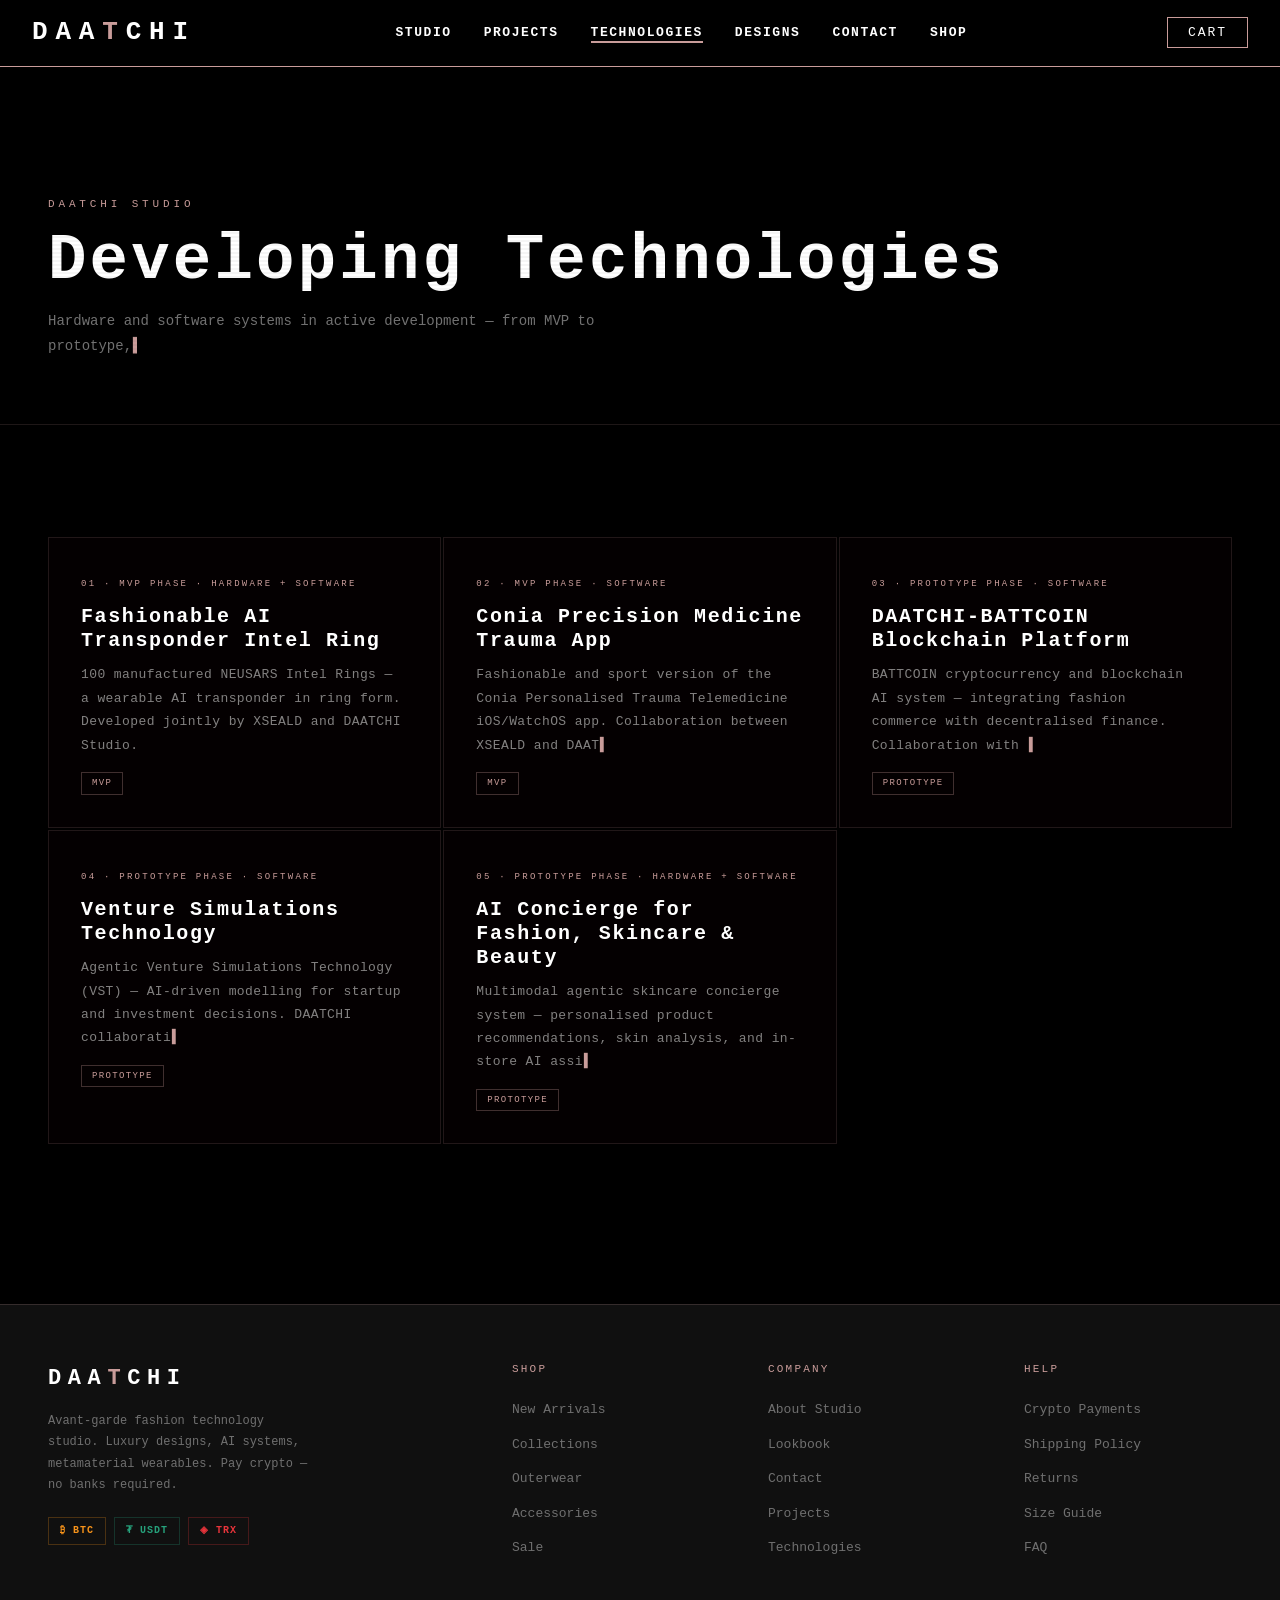
<file: docs/technologies.html>
<!DOCTYPE html>
<html lang="en">
<head>
<meta charset="UTF-8">
<meta name="viewport" content="width=device-width, initial-scale=1.0">
<title>DAATCHI — Technologies</title>
<link rel="stylesheet" href="style.css">
<link rel="icon" href="metadata_images/DAATCHI-favicon.ico" type="image/x-icon">
</head>
<body>
<!-- NAV -->
<nav id="navbar">
  <div class="nav-inner">
    <a href="index.html" class="nav-logo">DAA<span>T</span>CHI</a>
    <ul class="nav-links">
      <li><a href="index.html" id="nav-studio">Studio</a></li>
      <li><a href="projects.html" id="nav-projects">Projects</a></li>
      <li><a href="technologies.html" id="nav-technologies">Technologies</a></li>
      <li><a href="designs.html" id="nav-designs">Designs</a></li>
      <li><a href="contact.html" id="nav-contact">Contact</a></li>
      <li><a href="shops.html" id="nav-shop">Shop</a></li>
    </ul>
    <div class="nav-right">
      <button class="cart-btn" onclick="openCart()">
        Cart <span class="cart-count" id="cartCount">0</span>
      </button>
    </div>
  </div>
</nav>
<div class="price-ticker" id="priceTicker">
  <span style="color:var(--pink);animation:pulse 1.2s ease-in-out infinite">Fetching live prices…</span>
</div>
<div class="page-hero">
  <p class="page-eyebrow type-line" data-delay="200">DAATCHI Studio</p>
  <h1 class="page-title"><span class="type-line" data-delay="400">Developing</span> <span class="type-line" data-delay="700">Technologies</span></h1>
  <p class="page-sub type-line" data-delay="1000">Hardware and software systems in active development — from MVP to prototype, across wearables, AI, blockchain, and precision medicine.</p>
</div>
<div class="page-content">
  <div class="content-grid">
    <div class="content-card">
      <p class="card-index type-line" data-delay="100">01 · MVP Phase · Hardware + Software</p>
      <h3 class="card-title type-line" data-delay="200">Fashionable AI Transponder Intel Ring</h3>
      <p class="card-body type-line" data-delay="350">100 manufactured NEUSARS Intel Rings — a wearable AI transponder in ring form. Developed jointly by XSEALD and DAATCHI Studio.</p>
      <span class="card-tag">MVP</span>
    </div>
    <div class="content-card">
      <p class="card-index type-line" data-delay="120">02 · MVP Phase · Software</p>
      <h3 class="card-title type-line" data-delay="240">Conia Precision Medicine Trauma App</h3>
      <p class="card-body type-line" data-delay="390">Fashionable and sport version of the Conia Personalised Trauma Telemedicine iOS/WatchOS app. Collaboration between XSEALD and DAATCHI.</p>
      <span class="card-tag">MVP</span>
    </div>
    <div class="content-card">
      <p class="card-index type-line" data-delay="140">03 · Prototype Phase · Software</p>
      <h3 class="card-title type-line" data-delay="280">DAATCHI-BATTCOIN Blockchain Platform</h3>
      <p class="card-body type-line" data-delay="430">BATTCOIN cryptocurrency and blockchain AI system — integrating fashion commerce with decentralised finance. Collaboration with BATTPAY and ONSOFA.ai.</p>
      <span class="card-tag">Prototype</span>
    </div>
    <div class="content-card">
      <p class="card-index type-line" data-delay="160">04 · Prototype Phase · Software</p>
      <h3 class="card-title type-line" data-delay="320">Venture Simulations Technology</h3>
      <p class="card-body type-line" data-delay="470">Agentic Venture Simulations Technology (VST) — AI-driven modelling for startup and investment decisions. DAATCHI collaboration with ONSOFA.ai.</p>
      <span class="card-tag">Prototype</span>
    </div>
    <div class="content-card">
      <p class="card-index type-line" data-delay="180">05 · Prototype Phase · Hardware + Software</p>
      <h3 class="card-title type-line" data-delay="360">AI Concierge for Fashion, Skincare &amp; Beauty</h3>
      <p class="card-body type-line" data-delay="510">Multimodal agentic skincare concierge system — personalised product recommendations, skin analysis, and in-store AI assistance. DAATCHI collaboration with ONSOFA.ai.</p>
      <span class="card-tag">Prototype</span>
    </div>
  </div>
</div>
<!-- FOOTER -->
<footer>
  <div class="footer-grid">
    <div>
      <div class="footer-logo">DAA<span>T</span>CHI</div>
      <p class="footer-desc">Avant-garde fashion technology studio. Luxury designs, AI systems, metamaterial wearables. Pay crypto — no banks required.</p>
      <div class="footer-crypto-icons">
        <span class="footer-crypto btc">₿ BTC</span>
        <span class="footer-crypto usdt">₮ USDT</span>
        <span class="footer-crypto trx">◈ TRX</span>
      </div>
    </div>
    <div>
      <p class="footer-col-title">Shop</p>
      <ul class="footer-links">
        <li><a href="shops.html#shop">New Arrivals</a></li>
        <li><a href="shops.html#shop">Collections</a></li>
        <li><a href="shops.html#shop">Outerwear</a></li>
        <li><a href="shops.html#shop">Accessories</a></li>
        <li><a href="shops.html#shop">Sale</a></li>
      </ul>
    </div>
    <div>
      <p class="footer-col-title">Company</p>
      <ul class="footer-links">
        <li><a href="index.html">About Studio</a></li>
        <li><a href="designs.html">Lookbook</a></li>
        <li><a href="contact.html">Contact</a></li>
        <li><a href="projects.html">Projects</a></li>
        <li><a href="technologies.html">Technologies</a></li>
      </ul>
    </div>
    <div>
      <p class="footer-col-title">Help</p>
      <ul class="footer-links">
        <li><a href="shops.html">Crypto Payments</a></li>
        <li><a href="contact.html">Shipping Policy</a></li>
        <li><a href="contact.html">Returns</a></li>
        <li><a href="shops.html">Size Guide</a></li>
        <li><a href="contact.html">FAQ</a></li>
      </ul>
    </div>
  </div>
  <div class="footer-bottom">
    <p class="footer-copy">© 2023-present DAATCHI Studio [4] Fashion Technology Designs. All rights reserved.</p>
    <div class="footer-policy">
      <a href="contact.html">Privacy</a>
      <a href="contact.html">Terms</a>
      <a href="contact.html">Cookies</a>
    </div>
  </div>
</footer>
<!-- CART SIDEBAR -->
<div class="cart-overlay" id="cartOverlay" onclick="closeCart()"></div>
<div class="cart-sidebar" id="cartSidebar">
  <div class="cart-header">
    <span class="cart-title">YOUR CART</span>
    <button class="cart-close" onclick="closeCart()">×</button>
  </div>
  <div class="cart-items" id="cartItems"></div>
  <div class="cart-footer" id="cartFooter" style="display:none">
    <div class="cart-total">
      <span class="total-label">Total</span>
      <span class="total-amount" id="cartTotalDisplay">$0</span>
    </div>
    <p class="total-crypto" id="cartCryptoTotal"></p>
    <button class="checkout-btn" onclick="openPaymentModal()">Proceed to Payment</button>
    <p class="crypto-checkout-note">Pay with <span class="btc-c">Bitcoin</span> · <span class="usdt-c">Tether</span> · <span class="trx-c">Tron</span></p>
  </div>
</div>

<!-- PAYMENT MODAL -->
<div class="modal-overlay" id="paymentModal">
  <div class="modal">
    <div class="modal-header">
      <span class="modal-title">CRYPTO CHECKOUT</span>
      <button class="modal-close" onclick="closePaymentModal()">×</button>
    </div>
    <div class="modal-body">
      <div class="price-refresh-row">
        <span class="price-live-label">Live Rates</span>
        <span class="price-live-values">
          <span class="btc-c" id="modalBtcRate">BTC —</span>
          <span class="trx-c" id="modalTrxRate">TRX —</span>
        </span>
        <button class="btn-refresh" id="refreshBtn" onclick="refreshModalPrices()">⟳ Refresh</button>
      </div>
      <div class="order-summary">
        <p class="order-summary-title">Order Summary</p>
        <ul class="order-items-list" id="modalItemsList"></ul>
        <div class="order-summary-total-row">
          <span class="order-summary-total-label">Total</span>
          <span class="order-summary-total" id="modalTotal">$0.00</span>
        </div>
      </div>
      <p class="payment-label">Step 1 — Choose Payment Currency</p>
      <div class="payment-options">
        <button class="payment-option btc" id="optBTC" onclick="selectPayment('btc')">
          <span class="payment-option-icon">₿</span>
          <div class="payment-option-name">Bitcoin</div>
          <div class="payment-option-sub">BTC · On-chain</div>
        </button>
        <button class="payment-option usdt" id="optUSDT" onclick="selectPayment('usdt')">
          <span class="payment-option-icon">₮</span>
          <div class="payment-option-name">Tether</div>
          <div class="payment-option-sub">USDT · TRC-20 / ERC-20</div>
        </button>
        <button class="payment-option trx" id="optTRX" onclick="selectPayment('trx')">
          <span class="payment-option-icon">◈</span>
          <div class="payment-option-name">Tron</div>
          <div class="payment-option-sub">TRX · TRC-20</div>
        </button>
      </div>
      <div class="payment-details" id="detailsBTC">
        <div class="payment-amount-box">
          <div class="amount-card"><p class="amount-label">USD Total</p><p class="amount-value" id="btcUSD">$0.00</p></div>
          <div class="amount-card"><p class="amount-label">BTC Amount</p><p class="amount-value btc-color" id="btcAmount">0.000000 BTC</p></div>
        </div>
        <div class="wallet-box">
          <p class="wallet-label">Send BTC to this address</p>
          <p class="wallet-address" id="btcAddress">bc1qxy2kgdygjrsqtzq2n0yrf2493p83kkfjhx0wlh</p>
          <button class="copy-btn" id="copyBTC" onclick="copyAddress('btcAddress','copyBTC')">📋 Copy Address</button>
        </div>
        <p class="payment-notice">Send the exact BTC amount. Confirmed after 1 network confirmation (~10 min). Do not send from an exchange.</p>
      </div>
      <div class="payment-details" id="detailsUSDT">
        <div class="payment-amount-box">
          <div class="amount-card"><p class="amount-label">USD Total</p><p class="amount-value" id="usdtUSD">$0.00</p></div>
          <div class="amount-card"><p class="amount-label">USDT Amount</p><p class="amount-value usdt-color" id="usdtAmount">0.00 USDT</p></div>
        </div>
        <div class="wallet-box">
          <p class="wallet-label">Send USDT (TRC-20 or ERC-20)</p>
          <p class="wallet-address" id="usdtAddress">TQn9Y2khEsLJW1ChVWFMSMeRDow5KcbLSE</p>
          <button class="copy-btn" id="copyUSDT" onclick="copyAddress('usdtAddress','copyUSDT')">📋 Copy Address</button>
        </div>
        <p class="payment-notice">TRC-20 confirms in ~1–3 min, ERC-20 in ~15 min. Send the exact amount shown.</p>
      </div>
      <div class="payment-details" id="detailsTRX">
        <div class="payment-amount-box">
          <div class="amount-card"><p class="amount-label">USD Total</p><p class="amount-value" id="trxUSD">$0.00</p></div>
          <div class="amount-card"><p class="amount-label">TRX Amount</p><p class="amount-value trx-color" id="trxAmount">0.00 TRX</p></div>
        </div>
        <div class="wallet-box">
          <p class="wallet-label">Send TRX (TRON network only)</p>
          <p class="wallet-address" id="trxAddress">TQn9Y2khEsLJW1ChVWFMSMeRDow5KcbLSE</p>
          <button class="copy-btn" id="copyTRX" onclick="copyAddress('trxAddress','copyTRX')">📋 Copy Address</button>
        </div>
        <p class="payment-notice">Send TRX on TRON network only. Confirmations ~1–3 minutes. Do not send from an exchange.</p>
      </div>
      <p class="form-section-title">Step 2 — Your Details</p>
      <div class="form-row">
        <label class="form-label">Full Name <span class="req">*</span></label>
        <input class="form-input" id="fName" type="text" placeholder="Your full name" />
      </div>
      <div class="form-row-2">
        <div>
          <label class="form-label">Telegram ID <span class="req">*</span></label>
          <input class="form-input" id="fTelegram" type="text" placeholder="@username or 123456789" />
        </div>
        <div>
          <label class="form-label">Email or Phone <span class="req">*</span></label>
          <input class="form-input" id="fContact" type="text" placeholder="email@mail.com or +1234…" />
        </div>
      </div>
      <div class="form-row">
        <label class="form-label">Delivery Address <span class="req">*</span></label>
        <textarea class="form-input form-textarea" id="fAddress" rows="3" placeholder="Street, City, ZIP, Country"></textarea>
      </div>
      <div class="form-row">
        <label class="form-label">Transaction Hash / TX ID <span class="req">*</span></label>
        <input class="form-input" id="fTxHash" type="text" placeholder="Paste your transaction hash after sending" />
      </div>
      <button class="confirm-payment-btn" onclick="confirmPayment()">Generate Receipt &amp; Send to Manager</button>
    </div>
  </div>
</div>

<!-- RECEIPT POPUP -->
<div class="receipt-overlay" id="receiptOverlay">
  <div class="receipt-box">
    <div class="receipt-header">
      <div class="receipt-check">✅</div>
      <h2 class="receipt-title">ORDER CONFIRMED</h2>
      <p class="receipt-sub">Copy the message below and send it to the shop manager on Telegram to complete your order.</p>
    </div>
    <div class="receipt-body">
      <div class="receipt-step"><div class="receipt-step-num">1</div><div class="receipt-step-text"><strong>Copy</strong> the receipt message below.</div></div>
      <div class="receipt-step"><div class="receipt-step-num">2</div><div class="receipt-step-text">Open Telegram → <span class="tg-handle">@DS461</span> — tap the blue button.</div></div>
      <div class="receipt-step"><div class="receipt-step-num">3</div><div class="receipt-step-text"><strong>Paste and send</strong> — the manager will verify and confirm.</div></div>
      <div class="receipt-message-box" id="receiptMessage"></div>
      <div class="receipt-actions">
        <button class="btn-copy-receipt" id="copyReceiptBtn" onclick="copyReceipt()">📋 Copy Message</button>
        <a class="btn-open-tg" href="https://t.me/DS461" target="_blank" rel="noopener">✈ Open @DS461</a>
      </div>
      <button class="btn-done-receipt" onclick="closeReceipt()">Done — Continue Shopping</button>
    </div>
  </div>
</div>

<!-- TOASTS -->
<div class="toast-container" id="toastContainer"></div>
<script src="typing.js"></script>
<script>
// ── CRYPTO PRICES ──
let BTC_PRICE = null, TRX_PRICE = null, pricesLoaded = false;

async function fetchLivePrices() {
  try {
    const res = await fetch('https://api.coingecko.com/api/v3/simple/price?ids=bitcoin,tron&vs_currencies=usd',{cache:'no-store'});
    if(!res.ok) throw new Error();
    const d = await res.json();
    BTC_PRICE = d.bitcoin.usd; TRX_PRICE = d.tron.usd; pricesLoaded = true;
    const tick = document.getElementById('priceTicker');
    if(tick){
      const now = new Date().toLocaleTimeString();
      tick.innerHTML = `<span class="ticker-btc">₿ BTC $${BTC_PRICE.toLocaleString()}</span><span class="ticker-sep">·</span><span class="ticker-trx">◈ TRX $${TRX_PRICE.toFixed(4)}</span><span class="ticker-sep">·</span><span class="ticker-usdt">₮ USDT $1.00</span><span class="ticker-time">Updated ${now}</span>`;
    }
    if(typeof currentFilter !== 'undefined') renderProducts(currentFilter);
    renderCartItems();
  } catch(e) {
    if(!pricesLoaded){ BTC_PRICE=67420; TRX_PRICE=0.13; pricesLoaded=true; }
    const tick = document.getElementById('priceTicker');
    if(tick) tick.innerHTML=`<span style="color:rgba(255,255,255,0.3)">⚠ Could not fetch live prices — using cached</span>`;
    if(typeof currentFilter !== 'undefined') renderProducts(currentFilter);
    renderCartItems();
  }
}

function imgUrl(gid){ return `https://drive.google.com/thumbnail?id=${gid}&sz=w800`; }
function imgFallback(el,gid,attempt){
  const s=[`https://drive.google.com/thumbnail?id=${gid}&sz=w800`,`https://lh3.googleusercontent.com/d/${gid}`,`https://drive.google.com/uc?export=view&id=${gid}`];
  attempt=(attempt||0)+1;
  if(attempt<s.length){el.src=s[attempt];el.setAttribute('data-attempt',attempt);}
  else{el.style.display='none';el.parentElement.innerHTML='<span style="font-size:52px;opacity:0.3">🪙</span>';}
}

let cart = {};
function addToCart(id){
  const p=products.find(x=>x.id===id); if(!p) return;
  cart[id]=cart[id]?{...cart[id],qty:cart[id].qty+1}:{...p,qty:1};
  updateCartUI(); showToast(`${p.name} added to cart`);
}
function removeFromCart(id){delete cart[id];updateCartUI();renderCartItems();}
function updateQty(id,delta){
  if(!cart[id])return; cart[id].qty+=delta;
  if(cart[id].qty<1){removeFromCart(id);return;}
  updateCartUI();renderCartItems();
}
function getCartTotal(){return Object.values(cart).reduce((s,i)=>s+i.price*i.qty,0);}
function getCartCount(){return Object.values(cart).reduce((s,i)=>s+i.qty,0);}
function updateCartUI(){
  const n=getCartCount(),el=document.getElementById('cartCount');
  el.textContent=n; el.style.display=n>0?'flex':'none';
}
function renderCartItems(){
  const el=document.getElementById('cartItems'),footer=document.getElementById('cartFooter');
  const items=Object.values(cart);
  if(items.length===0){
    el.innerHTML=`<div class="cart-empty"><div class="cart-empty-icon">🛍</div><p class="cart-empty-text">YOUR CART IS EMPTY</p><p style="font-size:12px;color:rgba(255,255,255,0.35)">Add some pieces to get started</p></div>`;
    footer.style.display='none';return;
  }
  el.innerHTML=items.map(i=>`<div class="cart-item"><div class="cart-item-img"><img src="${imgUrl(i.gid)}" alt="${i.name}" data-attempt="0" onerror="imgFallback(this,'${i.gid}',parseInt(this.getAttribute('data-attempt')))"></div><div class="cart-item-details"><p class="cart-item-name">${i.name}</p><p class="cart-item-meta">${i.color} · ${i.material} · $${i.price} each</p><div class="cart-item-row"><div class="qty-control"><button class="qty-btn" onclick="updateQty(${i.id},-1)">−</button><span class="qty-num">${i.qty}</span><button class="qty-btn" onclick="updateQty(${i.id},1)">+</button></div><span class="item-price">$${(i.price*i.qty).toFixed(2)}</span><button class="remove-item" onclick="removeFromCart(${i.id})">🗑</button></div></div></div>`).join('');
  const total=getCartTotal();
  document.getElementById('cartTotalDisplay').textContent=`$${total.toFixed(2)}`;
  document.getElementById('cartCryptoTotal').textContent=(BTC_PRICE&&TRX_PRICE)?`≈ ${(total/BTC_PRICE).toFixed(5)} BTC · ${total.toFixed(2)} USDT · ${(total/TRX_PRICE).toFixed(0)} TRX`:`${total.toFixed(2)} USDT · live BTC/TRX loading…`;
  footer.style.display='block';
}
function openCart(){renderCartItems();document.getElementById('cartOverlay').classList.add('open');document.getElementById('cartSidebar').classList.add('open');document.body.style.overflow='hidden';}
function closeCart(){document.getElementById('cartOverlay').classList.remove('open');document.getElementById('cartSidebar').classList.remove('open');document.body.style.overflow='';}

let selectedPayment=null;
function updateModalAmounts(){
  const total=getCartTotal(),items=Object.values(cart);
  document.getElementById('modalItemsList').innerHTML=items.map(i=>`<li class="order-item-row"><div class="order-item-thumb"><img src="${imgUrl(i.gid)}" alt="${i.name}" loading="lazy" data-attempt="0" onerror="imgFallback(this,'${i.gid}',parseInt(this.getAttribute('data-attempt')))"></div><div class="order-item-info"><p class="order-item-name">${i.name}</p><p class="order-item-meta">${i.color} · ${i.material}</p></div><span class="order-item-qty">× ${i.qty}</span><span class="order-item-price">$${(i.price*i.qty).toFixed(2)}</span></li>`).join('');
  document.getElementById('modalTotal').textContent=`$${total.toFixed(2)}`;
  document.getElementById('btcUSD').textContent=`$${total.toFixed(2)}`;
  document.getElementById('btcAmount').textContent=BTC_PRICE?`${(total/BTC_PRICE).toFixed(6)} BTC`:'—';
  document.getElementById('usdtUSD').textContent=`$${total.toFixed(2)}`;
  document.getElementById('usdtAmount').textContent=`${total.toFixed(2)} USDT`;
  document.getElementById('trxUSD').textContent=`$${total.toFixed(2)}`;
  document.getElementById('trxAmount').textContent=TRX_PRICE?`${(total/TRX_PRICE).toFixed(0)} TRX`:'—';
  document.getElementById('modalBtcRate').textContent=BTC_PRICE?`₿ BTC $${BTC_PRICE.toLocaleString()}`:'₿ BTC —';
  document.getElementById('modalTrxRate').textContent=TRX_PRICE?`◈ TRX $${TRX_PRICE.toFixed(4)}`:'◈ TRX —';
}
async function refreshModalPrices(){
  const btn=document.getElementById('refreshBtn');btn.textContent='⟳ …';btn.classList.add('spinning');
  await fetchLivePrices();updateModalAmounts();btn.textContent='⟳ Refresh';btn.classList.remove('spinning');showToast('Prices updated');
}
async function openPaymentModal(){
  closeCart();
  ['BTC','USDT','TRX'].forEach(t=>{document.getElementById('opt'+t).classList.remove('selected');document.getElementById('details'+t).classList.remove('active');});
  selectedPayment=null;
  ['fName','fTelegram','fContact','fAddress','fTxHash'].forEach(id=>{const el=document.getElementById(id);el.value='';el.classList.remove('error');});
  document.getElementById('paymentModal').classList.add('open');document.body.style.overflow='hidden';
  if(!pricesLoaded) await fetchLivePrices();
  updateModalAmounts();
}
function closePaymentModal(){document.getElementById('paymentModal').classList.remove('open');document.body.style.overflow='';}
function selectPayment(type){
  selectedPayment=type;
  ['btc','usdt','trx'].forEach(t=>{document.getElementById('opt'+t.toUpperCase()).classList.toggle('selected',t===type);document.getElementById('details'+t.toUpperCase()).classList.toggle('active',t===type);});
}
function copyAddress(addrId,btnId){
  navigator.clipboard.writeText(document.getElementById(addrId).textContent.trim()).then(()=>{
    const b=document.getElementById(btnId);b.textContent='✓ Copied!';b.classList.add('copied');
    setTimeout(()=>{b.textContent='📋 Copy Address';b.classList.remove('copied');},2500);
  });
}
function confirmPayment(){
  if(!selectedPayment){showToast('Please select a payment currency first');return;}
  const fields=[{id:'fName'},{id:'fTelegram'},{id:'fContact'},{id:'fAddress'},{id:'fTxHash'}];
  let valid=true;
  fields.forEach(f=>{const el=document.getElementById(f.id);if(!el.value.trim()){el.classList.add('error');valid=false;}else el.classList.remove('error');});
  if(!valid){showToast('Please fill in all required fields');return;}
  const name=document.getElementById('fName').value.trim(),telegram=document.getElementById('fTelegram').value.trim(),contact=document.getElementById('fContact').value.trim(),address=document.getElementById('fAddress').value.trim(),txHash=document.getElementById('fTxHash').value.trim();
  const total=getCartTotal(),method={btc:'Bitcoin (BTC)',usdt:'Tether (USDT)',trx:'Tron (TRX)'}[selectedPayment];
  const cryptoAmt=selectedPayment==='btc'?`${(total/BTC_PRICE).toFixed(6)} BTC  (@ $${BTC_PRICE.toLocaleString()}/BTC)`:selectedPayment==='usdt'?`${total.toFixed(2)} USDT`:`${(total/TRX_PRICE).toFixed(0)} TRX  (@ $${TRX_PRICE.toFixed(4)}/TRX)`;
  const ref='DAATCHI-'+Math.random().toString(36).substr(2,6).toUpperCase(),date=new Date().toUTCString();
  const itemLines=Object.values(cart).map(i=>`  • [${i.code}] ${i.name} (${i.color}) x${i.qty}  —  $${(i.price*i.qty).toFixed(2)}`).join('\n');
  document.getElementById('receiptMessage').textContent=`🛍 NEW ORDER — DAATCHI Fashion\n━━━━━━━━━━━━━━━━━━━━━━━━━━\n\n📦 Order Ref : ${ref}\n📅 Date      : ${date}\n\n━━━ 🛒 ITEMS ━━━\n${itemLines}\n\n💰 Total     : $${total.toFixed(2)}\n💳 Paid with : ${method}\n🔗 Amount    : ${cryptoAmt}\n🧾 TX Hash   : ${txHash}\n\n━━━ 👤 CUSTOMER ━━━\n👤 Name     : ${name}\n✈ Telegram  : ${telegram}\n📧 Contact  : ${contact}\n📦 Address  : ${address}\n\n━━━━━━━━━━━━━━━━━━━━━━━━━━\nPlease confirm receipt and process my order. Thank you!`;
  closePaymentModal();document.getElementById('receiptOverlay').classList.add('open');document.body.style.overflow='hidden';
  cart={};updateCartUI();
}
function copyReceipt(){
  navigator.clipboard.writeText(document.getElementById('receiptMessage').textContent).then(()=>{
    const b=document.getElementById('copyReceiptBtn');b.textContent='✓ Copied! Now paste in Telegram';b.classList.add('copied');
    setTimeout(()=>{b.innerHTML='📋 Copy Message';b.classList.remove('copied');},3500);
  });
}
function closeReceipt(){document.getElementById('receiptOverlay').classList.remove('open');document.body.style.overflow='';}
function showToast(msg){
  const c=document.getElementById('toastContainer'),t=document.createElement('div');
  t.className='toast';t.textContent=msg;c.appendChild(t);setTimeout(()=>t.remove(),3200);
}
window.addEventListener('scroll',()=>document.getElementById('navbar').classList.toggle('scrolled',window.scrollY>60));

fetchLivePrices();
setInterval(fetchLivePrices,60000);
</script>
<script>
document.getElementById('nav-technologies').classList.add('active-link');
const products = [];
</script>
</body>
</html>
</file>
<file: docs/style.css>
@font-face {
  font-family: 'AGENCY FB';
  src: url('https://s3.amazonaws.com/FontsThatStartWithAgency/AgencyFB-Regular.woff') format('woff');
  font-weight: normal;
  font-style: normal;
}

*, *::before, *::after { box-sizing: border-box; margin: 0; padding: 0; }

:root {
  --white:   #fff;
  --pink:    #C99C9A;
  --black:   #000;
  --dark:    #101010;
  --card-bg: #040001;
  --btc:     #F7931A;
  --usdt:    #26A17B;
  --trx:     #E8343B;
}

html { scroll-behavior: smooth; }

body {
  font-family: 'AGENCY FB', monospace;
  background: var(--black);
  color: var(--white);
  line-height: 1.6;
  overflow-x: hidden;
}

a { color: var(--pink); text-decoration: none; }
a:hover { text-decoration: underline; }

/* ── NAV ── */
nav {
  position: fixed; top: 0; left: 0; right: 0; z-index: 100;
  background: #000;
  border-bottom: 1px solid var(--pink);
  transition: padding 0.3s;
}
.nav-inner {
  display: flex; align-items: center; justify-content: space-between;
  padding: 0.75rem 2rem;
  flex-wrap: wrap; gap: 1rem;
}
.nav-logo {
  font-family: 'AGENCY FB', monospace;
  font-size: 26px; font-weight: bold;
  letter-spacing: 0.3em; color: var(--white);
  text-decoration: none;
}
.nav-logo span { color: var(--pink); }
.nav-links { display: flex; gap: 2rem; list-style: none; flex-wrap: wrap; }
.nav-links a {
  color: var(--white); text-decoration: none;
  font-weight: bold; font-size: 13px;
  letter-spacing: 0.12em; text-transform: uppercase;
  position: relative; padding-bottom: 3px;
}
.nav-links a::after {
  content: ""; position: absolute; left: 0; bottom: 0;
  height: 2px; width: 0; background: var(--pink);
  transition: width 0.24s ease-out;
}
.nav-links a:hover::after { width: 100%; }
.nav-links a.active-link::after { width: 100%; }
.nav-right { display: flex; align-items: center; gap: 1rem; }
.cart-btn {
  background: none; border: 1px solid var(--pink);
  color: var(--white); padding: 7px 20px;
  font-family: 'AGENCY FB', monospace; font-size: 13px;
  letter-spacing: 0.15em; text-transform: uppercase;
  cursor: pointer; transition: all 0.2s; position: relative;
}
.cart-btn:hover { background: var(--pink); color: var(--black); }
.cart-count {
  position: absolute; top: -7px; right: -7px;
  background: var(--pink); color: var(--black);
  width: 18px; height: 18px; border-radius: 50%;
  font-size: 10px; font-weight: bold;
  display: none; align-items: center; justify-content: center;
}

/* ── HERO (shops/index) ── */
.hero {
  min-height: 100vh;
  display: grid; grid-template-columns: 1fr 1fr;
  position: relative; overflow: hidden;
  padding-top: 90px;
}
.hero::before {
  content: '';
  position: absolute; inset: 0;
  background: repeating-linear-gradient(0deg,
    rgba(0,0,0,0) 0px, rgba(0,0,0,0) 2px,
    rgba(0,0,0,0.04) 2px, rgba(0,0,0,0.04) 4px);
  pointer-events: none; z-index: 2;
}
.hero-text {
  display: flex; flex-direction: column; justify-content: flex-end;
  padding: 100px 48px 80px; position: relative; z-index: 3;
}
.hero-eyebrow {
  font-size: 11px; letter-spacing: 0.35em;
  text-transform: uppercase; color: var(--pink);
  margin-bottom: 20px;
}
.hero-title {
  font-family: 'AGENCY FB', monospace;
  font-size: clamp(52px, 7vw, 90px);
  font-weight: bold; line-height: 1.0;
  color: var(--white); margin-bottom: 24px;
  letter-spacing: 0.05em;
}
.hero-title em { font-style: normal; color: var(--white); }
.hero-sub {
  max-width: 380px; color: rgba(255,255,255,0.55);
  font-size: 14px; line-height: 1.8; margin-bottom: 40px;
}
.hero-cta { display: inline-flex; align-items: center; gap: 16px; flex-wrap: wrap; }
.btn-primary {
  background: var(--pink); color: var(--black);
  border: none; padding: 13px 32px;
  font-family: 'AGENCY FB', monospace; font-size: 13px;
  font-weight: bold; letter-spacing: 0.15em; text-transform: uppercase;
  cursor: pointer; transition: all 0.2s; display: inline-block; text-decoration: none;
}
.btn-primary:hover { background: #d4b0ae; text-decoration: none; }
.btn-ghost {
  background: none; color: var(--white);
  border: 1px solid rgba(255,255,255,0.25); padding: 13px 32px;
  font-family: 'AGENCY FB', monospace; font-size: 13px;
  letter-spacing: 0.15em; text-transform: uppercase;
  cursor: pointer; transition: all 0.2s; text-decoration: none;
  display: inline-block;
}
.btn-ghost:hover { border-color: var(--pink); color: var(--pink); text-decoration: none; }
.hero-image { position: relative; overflow: hidden; background: #040001; }
.hero-image-overlay {
  position: absolute; inset: 0;
  background: linear-gradient(to right, #000 0%, transparent 35%);
  z-index: 1;
}
.hero-badge {
  position: absolute; bottom: 40px; right: 40px; z-index: 3;
  border: 1px solid rgba(201,156,154,0.4); padding: 18px 22px;
  background: rgba(0,0,0,0.75); backdrop-filter: blur(8px);
}
.hero-badge-label {
  font-size: 9px; letter-spacing: 0.25em;
  text-transform: uppercase; color: var(--pink); margin-bottom: 5px;
}
.hero-badge-text {
  font-family: 'AGENCY FB', monospace;
  font-size: 24px; font-weight: bold; color: var(--white);
}

/* ── PAGE HERO (inner pages) ── */
.page-hero {
  padding: 160px 48px 64px;
  border-bottom: 1px solid rgba(201,156,154,0.15);
  position: relative;
}
.page-hero::before {
  content: '';
  position: absolute; inset: 0;
  background: repeating-linear-gradient(0deg,
    rgba(0,0,0,0) 0px, rgba(0,0,0,0) 2px,
    rgba(0,0,0,0.04) 2px, rgba(0,0,0,0.04) 4px);
  pointer-events: none;
}
.page-eyebrow {
  font-size: 11px; letter-spacing: 0.35em;
  text-transform: uppercase; color: var(--pink);
  margin-bottom: 16px;
}
.page-title {
  font-family: 'AGENCY FB', monospace;
  font-size: clamp(36px, 5vw, 72px);
  font-weight: bold; line-height: 1.0;
  color: var(--white); margin-bottom: 16px;
  letter-spacing: 0.05em;
}
.page-title em { font-style: normal; color: var(--pink); }
.page-sub {
  max-width: 560px; color: rgba(255,255,255,0.45);
  font-size: 14px; line-height: 1.8;
}

/* ── CRYPTO BAR ── */
.crypto-bar {
  background: var(--dark);
  padding: 14px 48px;
  display: flex; align-items: center; justify-content: center;
  gap: 32px; flex-wrap: wrap;
  border-top: 1px solid rgba(201,156,154,0.15);
  border-bottom: 1px solid rgba(201,156,154,0.15);
}
.crypto-bar-label {
  font-size: 10px; letter-spacing: 0.2em;
  text-transform: uppercase; color: rgba(255,255,255,0.4);
}
.crypto-badge {
  display: flex; align-items: center; gap: 7px;
  padding: 5px 14px; border: 1px solid rgba(255,255,255,0.08);
  font-size: 12px; letter-spacing: 0.1em; font-weight: bold;
  position: relative; overflow: hidden;
}
.crypto-badge::before {
  content: ''; position: absolute; inset: 0;
  background: linear-gradient(90deg, transparent, rgba(255,255,255,0.04), transparent);
  transform: translateX(-100%); animation: shimmer 3s infinite;
}
@keyframes shimmer { 0%{transform:translateX(-100%)} 100%{transform:translateX(200%)} }
.crypto-badge.btc  { color: var(--btc);  border-color: rgba(247,147,26,0.25); }
.crypto-badge.usdt { color: var(--usdt); border-color: rgba(38,161,123,0.25); }
.crypto-badge.trx  { color: var(--trx);  border-color: rgba(232,52,59,0.25); }
.crypto-icon { font-size: 15px; }

/* ── SHOP SECTION ── */
.section { padding: 80px 48px; }
.section-header {
  display: flex; align-items: baseline; justify-content: space-between;
  margin-bottom: 48px; padding-bottom: 20px;
  border-bottom: 1px solid rgba(201,156,154,0.2);
}
.section-title {
  font-family: 'AGENCY FB', monospace;
  font-size: 32px; font-weight: bold; letter-spacing: 0.1em;
  color: var(--white);
}
.section-title em { font-style: italic; color: var(--pink); }
.section-count {
  font-size: 11px; letter-spacing: 0.15em;
  color: rgba(255,255,255,0.4); text-transform: uppercase;
}
.filter-tabs { display: flex; gap: 2px; margin-bottom: 36px; flex-wrap: wrap; }
.filter-tab {
  background: none; border: 1px solid rgba(255,255,255,0.1);
  color: rgba(255,255,255,0.45); padding: 7px 18px;
  font-family: 'AGENCY FB', monospace; font-size: 12px;
  letter-spacing: 0.12em; text-transform: uppercase;
  cursor: pointer; transition: all 0.2s;
}
.filter-tab.active,.filter-tab:hover {
  background: rgba(201,156,154,0.12);
  border-color: rgba(201,156,154,0.45); color: var(--pink);
}
.products-grid {
  display: grid;
  grid-template-columns: repeat(auto-fill, minmax(260px, 1fr));
  gap: 2px;
}
.product-card { position: relative; cursor: pointer; background: var(--card-bg); overflow: hidden; }
.product-image { aspect-ratio: 3/4; position: relative; overflow: hidden; background: var(--card-bg); }
.product-visual {
  width: 100%; height: 100%;
  display: flex; align-items: center; justify-content: center;
  transition: transform 0.6s cubic-bezier(0.25,0.46,0.45,0.94);
  overflow: hidden;
}
.product-visual img {
  width: 100%; height: 100%; object-fit: cover;
  display: block; transition: transform 0.6s cubic-bezier(0.25,0.46,0.45,0.94);
}
.product-card:hover .product-visual img { transform: scale(1.05); }
.product-actions {
  position: absolute; bottom: 0; left: 0; right: 0; padding: 16px;
  background: linear-gradient(to top, rgba(0,0,0,0.95), transparent);
  transform: translateY(100%); transition: transform 0.3s ease;
  display: flex; gap: 6px;
}
.product-card:hover .product-actions { transform: translateY(0); }
.add-to-cart {
  flex: 1; background: var(--pink); color: var(--black);
  border: none; padding: 10px 14px;
  font-family: 'AGENCY FB', monospace; font-size: 11px;
  font-weight: bold; letter-spacing: 0.15em; text-transform: uppercase;
  cursor: pointer; transition: background 0.2s;
}
.add-to-cart:hover { background: #d4b0ae; }
.wishlist-btn {
  background: rgba(0,0,0,0.8); color: var(--white);
  border: 1px solid rgba(255,255,255,0.2); padding: 10px 13px;
  cursor: pointer; font-size: 14px; transition: all 0.25s;
}
.wishlist-btn:hover { border-color: var(--pink); color: var(--pink); }
.wishlist-btn.liked {
  background: rgba(201,156,154,0.15);
  border-color: var(--pink); color: var(--pink);
  animation: heartPop 0.3s ease;
}
@keyframes heartPop { 0%{transform:scale(1)} 50%{transform:scale(1.4)} 100%{transform:scale(1)} }
.product-tag {
  position: absolute; top: 14px; left: 14px;
  background: var(--pink); color: var(--black);
  font-size: 9px; font-weight: bold; letter-spacing: 0.15em;
  text-transform: uppercase; padding: 3px 9px;
}
.product-tag.new  { background: var(--white); }
.product-tag.sale { background: #C94C4C; color: var(--white); }
.product-info { padding: 14px; background: var(--card-bg); }
.product-meta-badges { display: flex; gap: 5px; flex-wrap: wrap; margin-bottom: 10px; }
.meta-badge {
  font-size: 9px; letter-spacing: 0.1em; text-transform: uppercase;
  padding: 2px 8px; border: 1px solid rgba(201,156,154,0.25);
  color: rgba(255,255,255,0.4);
}
.meta-badge.color-badge { border-color: rgba(201,156,154,0.3); color: var(--pink); }
.product-code { font-size: 9px; color: rgba(255,255,255,0.2); letter-spacing: 0.1em; margin-bottom: 6px; }
.product-name {
  font-family: 'AGENCY FB', monospace; font-size: 17px;
  letter-spacing: 0.08em; color: var(--white); margin-bottom: 5px;
}
.product-category {
  font-size: 10px; letter-spacing: 0.15em;
  color: rgba(255,255,255,0.4); text-transform: uppercase; margin-bottom: 9px;
}
.product-price { display: flex; align-items: center; gap: 10px; flex-wrap: wrap; }
.price-usd { font-size: 16px; color: var(--white); font-weight: bold; }
.price-crypto { font-size: 10px; color: rgba(255,255,255,0.35); }

/* ── INNER PAGE CONTENT ── */
.page-content { padding: 64px 48px 80px; }
.content-grid {
  display: grid; grid-template-columns: repeat(auto-fill, minmax(340px, 1fr));
  gap: 2px; margin-top: 48px;
}
.content-card {
  background: var(--card-bg);
  border: 1px solid rgba(201,156,154,0.15);
  padding: 32px;
  transition: border-color 0.2s;
}
.content-card:hover { border-color: rgba(201,156,154,0.4); }
.card-index {
  font-size: 9px; letter-spacing: 0.25em; text-transform: uppercase;
  color: var(--pink); margin-bottom: 14px;
}
.card-title {
  font-family: 'AGENCY FB', monospace;
  font-size: 20px; letter-spacing: 0.08em;
  color: var(--white); margin-bottom: 10px; line-height: 1.2;
}
.card-body {
  font-size: 13px; color: rgba(255,255,255,0.5);
  line-height: 1.8; letter-spacing: 0.03em;
}
.card-tag {
  display: inline-block; margin-top: 14px;
  font-size: 9px; letter-spacing: 0.15em; text-transform: uppercase;
  padding: 3px 10px; border: 1px solid rgba(201,156,154,0.3); color: var(--pink);
}
.section-intro {
  max-width: 640px;
  font-size: 14px; color: rgba(255,255,255,0.4);
  line-height: 1.8; margin-bottom: 0;
}
.section-divider {
  border: none; border-top: 1px solid rgba(201,156,154,0.15);
  margin: 48px 0;
}

/* Studio index special layout */
.studio-features {
  display: grid; grid-template-columns: repeat(auto-fill, minmax(280px, 1fr));
  gap: 2px; margin-top: 48px;
}
.studio-feature {
  background: var(--card-bg);
  border: 1px solid rgba(201,156,154,0.12);
  padding: 28px 24px;
  transition: border-color 0.2s;
}
.studio-feature:hover { border-color: rgba(201,156,154,0.35); }
.feature-prefix { font-size: 11px; color: var(--pink); letter-spacing: 0.2em; margin-bottom: 8px; }
.feature-title {
  font-family: 'AGENCY FB', monospace; font-size: 16px;
  letter-spacing: 0.06em; color: var(--white); line-height: 1.3;
}

/* History timeline */
.timeline { margin-top: 40px; }
.timeline-item {
  display: flex; gap: 24px; align-items: flex-start;
  padding: 20px 0;
  border-bottom: 1px solid rgba(201,156,154,0.08);
}
.timeline-year {
  font-family: 'AGENCY FB', monospace;
  font-size: 22px; font-weight: bold; color: var(--pink);
  min-width: 64px; letter-spacing: 0.05em; line-height: 1;
  padding-top: 2px;
}
.timeline-text { font-size: 13px; color: rgba(255,255,255,0.55); line-height: 1.8; }
.timeline-text strong { color: var(--white); font-size: 15px; display: block; margin-bottom: 4px; }

/* Creator card */
.creator-card {
  background: var(--card-bg);
  border: 1px solid rgba(201,156,154,0.2);
  padding: 40px; margin-top: 48px;
  display: grid; grid-template-columns: 1fr 1fr; gap: 48px;
  align-items: start;
}
.creator-name {
  font-family: 'AGENCY FB', monospace;
  font-size: 36px; font-weight: bold; letter-spacing: 0.08em;
  color: var(--white); margin-bottom: 10px;
}
.creator-title {
  font-size: 12px; letter-spacing: 0.15em; text-transform: uppercase;
  color: var(--pink); margin-bottom: 0;
}
.creator-links { display: flex; gap: 12px; flex-wrap: wrap; }
.creator-links a {
  font-size: 11px; letter-spacing: 0.12em; text-transform: uppercase;
  padding: 6px 14px; border: 1px solid rgba(201,156,154,0.3);
  color: rgba(255,255,255,0.5); transition: all 0.2s; text-decoration: none;
}
.creator-links a:hover { border-color: var(--pink); color: var(--pink); text-decoration: none; }
.edu-label {
  font-size: 9px; letter-spacing: 0.25em; text-transform: uppercase;
  color: var(--pink); margin-bottom: 16px;
}
.edu-item {
  display: flex; gap: 12px; align-items: baseline;
  margin-bottom: 12px; padding-bottom: 12px;
  border-bottom: 1px solid rgba(255,255,255,0.05);
}
.edu-item:last-child { border-bottom: none; }
.edu-prefix { font-size: 11px; color: var(--pink); flex-shrink: 0; }
.edu-name { font-size: 13px; color: rgba(255,255,255,0.6); line-height: 1.5; }

/* Contact page */
.contact-grid {
  display: grid; grid-template-columns: 1fr 1fr; gap: 2px; margin-top: 48px;
}
.contact-item {
  background: var(--card-bg);
  border: 1px solid rgba(201,156,154,0.12);
  padding: 32px;
  transition: border-color 0.2s;
}
.contact-item:hover { border-color: rgba(201,156,154,0.4); }
.contact-platform {
  font-size: 9px; letter-spacing: 0.25em; text-transform: uppercase;
  color: var(--pink); margin-bottom: 10px;
}
.contact-handle {
  font-family: 'AGENCY FB', monospace; font-size: 20px;
  letter-spacing: 0.06em; color: var(--white); margin-bottom: 6px;
}
.contact-desc { font-size: 12px; color: rgba(255,255,255,0.4); line-height: 1.7; }

/* ── PRICE TICKER ── */
.price-ticker {
  background: var(--card-bg);
  border-bottom: 1px solid rgba(201,156,154,0.15);
  padding: 6px 48px;
  display: flex; align-items: center; justify-content: center;
  gap: 16px; flex-wrap: wrap; font-size: 11px;
  letter-spacing: 0.1em; font-family: 'AGENCY FB', monospace;
  min-height: 30px;
}
.ticker-btc  { color: var(--btc);  font-weight: bold; }
.ticker-trx  { color: var(--trx);  font-weight: bold; }
.ticker-usdt { color: var(--usdt); font-weight: bold; }
.ticker-sep  { color: rgba(255,255,255,0.2); }
.ticker-time { color: rgba(255,255,255,0.25); font-size: 10px; }
@keyframes pulse { 0%,100%{opacity:0.4} 50%{opacity:1} }

/* ── CART SIDEBAR ── */
.cart-overlay {
  position: fixed; inset: 0; background: rgba(0,0,0,0.75);
  backdrop-filter: blur(4px); z-index: 200;
  opacity: 0; pointer-events: none; transition: opacity 0.3s;
}
.cart-overlay.open { opacity: 1; pointer-events: all; }
.cart-sidebar {
  position: fixed; top: 0; right: 0; bottom: 0; width: 420px; max-width: 100vw;
  background: var(--dark); border-left: 1px solid var(--pink);
  z-index: 201; transform: translateX(100%);
  transition: transform 0.4s cubic-bezier(0.25,0.46,0.45,0.94);
  display: flex; flex-direction: column;
}
.cart-sidebar.open { transform: translateX(0); }
.cart-header {
  padding: 24px 28px 20px;
  border-bottom: 1px solid rgba(201,156,154,0.2);
  display: flex; align-items: center; justify-content: space-between;
}
.cart-title { font-family: 'AGENCY FB', monospace; font-size: 20px; letter-spacing: 0.12em; font-weight: bold; }
.cart-close { background: none; border: none; color: rgba(255,255,255,0.5); font-size: 22px; cursor: pointer; transition: color 0.2s; line-height: 1; }
.cart-close:hover { color: var(--pink); }
.cart-items { flex: 1; overflow-y: auto; padding: 20px 28px; }
.cart-item { display: flex; gap: 14px; margin-bottom: 20px; padding-bottom: 20px; border-bottom: 1px solid rgba(255,255,255,0.06); }
.cart-item-img { width: 68px; height: 85px; flex-shrink: 0; background: #0a0005; overflow: hidden; border: 1px solid rgba(201,156,154,0.15); display:flex; align-items:center; justify-content:center; font-size:28px; }
.cart-item-img img { width:100%; height:100%; object-fit:cover; }
.cart-item-details { flex: 1; }
.cart-item-name { font-family: 'AGENCY FB', monospace; font-size: 15px; letter-spacing: 0.06em; margin-bottom: 3px; }
.cart-item-meta { font-size: 11px; color: rgba(255,255,255,0.4); margin-bottom: 10px; }
.cart-item-row { display: flex; align-items: center; justify-content: space-between; }
.qty-control { display: flex; align-items: center; gap: 10px; border: 1px solid rgba(201,156,154,0.3); }
.qty-btn { background: none; border: none; color: var(--white); width: 28px; height: 28px; cursor: pointer; font-size: 16px; display: flex; align-items: center; justify-content: center; transition: background 0.2s; font-family: monospace; }
.qty-btn:hover { background: rgba(201,156,154,0.15); }
.qty-num { font-size: 13px; min-width: 14px; text-align: center; }
.item-price { font-size: 14px; color: var(--white); font-weight: bold; }
.remove-item { background: none; border: none; color: rgba(255,255,255,0.35); cursor: pointer; font-size: 15px; padding: 2px; transition: color 0.2s; }
.remove-item:hover { color: #C94C4C; }
.cart-empty { text-align: center; padding: 60px 20px; }
.cart-empty-icon { font-size: 40px; margin-bottom: 14px; opacity: 0.3; }
.cart-empty-text { font-family: 'AGENCY FB', monospace; font-size: 18px; letter-spacing: 0.1em; margin-bottom: 6px; color: var(--white); }
.cart-footer { padding: 20px 28px; border-top: 1px solid rgba(201,156,154,0.2); }
.cart-total { display: flex; justify-content: space-between; align-items: baseline; margin-bottom: 6px; }
.total-label { font-size: 10px; letter-spacing: 0.2em; text-transform: uppercase; color: rgba(255,255,255,0.4); }
.total-amount { font-family: 'AGENCY FB', monospace; font-size: 26px; color: var(--white); font-weight: bold; }
.total-crypto { font-size: 10px; color: rgba(255,255,255,0.35); text-align: right; margin-bottom: 16px; }
.checkout-btn { width: 100%; background: var(--pink); color: var(--black); border: none; padding: 14px; font-family: 'AGENCY FB', monospace; font-size: 13px; font-weight: bold; letter-spacing: 0.2em; text-transform: uppercase; cursor: pointer; transition: background 0.2s; margin-bottom: 9px; }
.checkout-btn:hover { background: #d4b0ae; }
.crypto-checkout-note { text-align: center; font-size: 10px; color: rgba(255,255,255,0.35); letter-spacing: 0.05em; }
.crypto-checkout-note .btc-c  { color: var(--btc); }
.crypto-checkout-note .usdt-c { color: var(--usdt); }
.crypto-checkout-note .trx-c  { color: var(--trx); }

/* ── PAYMENT MODAL ── */
.modal-overlay { position: fixed; inset: 0; background: rgba(0,0,0,0.88); backdrop-filter: blur(8px); z-index: 300; display: flex; align-items: center; justify-content: center; opacity: 0; pointer-events: none; transition: opacity 0.3s; padding: 20px; overflow-y: auto; }
.modal-overlay.open { opacity: 1; pointer-events: all; }
.modal { background: var(--dark); border: 1px solid var(--pink); width: 540px; max-width: 100%; max-height: 90vh; overflow-y: auto; transform: translateY(20px); transition: transform 0.35s cubic-bezier(0.25,0.46,0.45,0.94); }
.modal-overlay.open .modal { transform: translateY(0); }
.modal-header { padding: 28px 32px 20px; border-bottom: 1px solid rgba(201,156,154,0.2); display: flex; align-items: center; justify-content: space-between; }
.modal-title { font-family: 'AGENCY FB', monospace; font-size: 20px; letter-spacing: 0.15em; font-weight: bold; }
.modal-close { background: none; border: none; color: rgba(255,255,255,0.45); font-size: 22px; cursor: pointer; line-height: 1; transition: color 0.2s; }
.modal-close:hover { color: var(--pink); }
.modal-body { padding: 28px 32px; }
.order-summary { background: rgba(0,0,0,0.5); border: 1px solid rgba(201,156,154,0.2); padding: 18px 20px; margin-bottom: 24px; }
.order-summary-title { font-size: 9px; letter-spacing: 0.25em; text-transform: uppercase; color: rgba(255,255,255,0.4); margin-bottom: 12px; }
.order-items-list { list-style: none; margin-bottom: 12px; border-bottom: 1px solid rgba(201,156,154,0.15); padding-bottom: 12px; }
.order-item-row { display: flex; align-items: center; gap: 10px; padding: 5px 0; border-bottom: 1px solid rgba(255,255,255,0.04); }
.order-item-row:last-child { border-bottom: none; }
.order-item-thumb { width: 34px; height: 34px; flex-shrink: 0; background: #0a0005; overflow: hidden; border: 1px solid rgba(201,156,154,0.15); }
.order-item-thumb img { width: 100%; height: 100%; object-fit: cover; display: block; }
.order-item-info { flex: 1; min-width: 0; }
.order-item-name { font-family: 'AGENCY FB', monospace; font-size: 12px; letter-spacing: 0.05em; color: var(--white); white-space: nowrap; overflow: hidden; text-overflow: ellipsis; }
.order-item-meta { font-size: 10px; color: rgba(255,255,255,0.35); }
.order-item-qty { font-size: 10px; color: rgba(255,255,255,0.35); white-space: nowrap; }
.order-item-price { font-family: 'AGENCY FB', monospace; font-size: 13px; color: var(--pink); font-weight: bold; white-space: nowrap; min-width: 48px; text-align: right; }
.order-summary-total-row { display: flex; align-items: baseline; justify-content: space-between; }
.order-summary-total-label { font-size: 10px; letter-spacing: 0.2em; text-transform: uppercase; color: rgba(255,255,255,0.4); }
.order-summary-total { font-family: 'AGENCY FB', monospace; font-size: 30px; color: var(--white); font-weight: bold; }
.payment-label { font-size: 9px; letter-spacing: 0.22em; text-transform: uppercase; color: var(--pink); margin-bottom: 12px; }
.payment-options { display: flex; gap: 8px; margin-bottom: 20px; flex-wrap: wrap; }
.payment-option { flex: 1; min-width: 100px; padding: 14px 10px; border: 2px solid rgba(255,255,255,0.08); background: rgba(0,0,0,0.4); cursor: pointer; transition: all 0.2s; text-align: left; color: var(--white); }
.payment-option:hover { border-color: rgba(201,156,154,0.3); }
.payment-option.selected.btc  { border-color: var(--btc);  background: rgba(247,147,26,0.07); }
.payment-option.selected.usdt { border-color: var(--usdt); background: rgba(38,161,123,0.07); }
.payment-option.selected.trx  { border-color: var(--trx);  background: rgba(232,52,59,0.07); }
.payment-option-icon { font-size: 22px; margin-bottom: 7px; display: block; }
.payment-option-name { font-family: 'AGENCY FB', monospace; font-size: 14px; letter-spacing: 0.08em; margin-bottom: 2px; }
.payment-option-sub { font-size: 10px; color: rgba(255,255,255,0.4); }
.payment-details { display: none; margin-bottom: 10px; }
.payment-details.active { display: block; }
.payment-amount-box { display: flex; gap: 8px; margin-bottom: 14px; }
.amount-card { flex: 1; padding: 12px; background: rgba(0,0,0,0.4); border: 1px solid rgba(255,255,255,0.07); text-align: center; }
.amount-label { font-size: 9px; letter-spacing: 0.15em; text-transform: uppercase; color: rgba(255,255,255,0.35); margin-bottom: 4px; }
.amount-value { font-family: 'AGENCY FB', monospace; font-size: 14px; font-weight: bold; color: var(--white); }
.amount-value.btc-color  { color: var(--btc); }
.amount-value.usdt-color { color: var(--usdt); }
.amount-value.trx-color  { color: var(--trx); }
.wallet-box { background: rgba(0,0,0,0.5); border: 1px solid rgba(255,255,255,0.1); padding: 14px 16px; margin-bottom: 12px; }
.wallet-label { font-size: 9px; letter-spacing: 0.15em; text-transform: uppercase; color: rgba(255,255,255,0.4); margin-bottom: 7px; }
.wallet-address { font-family: 'AGENCY FB', monospace; font-size: 12px; color: var(--white); word-break: break-all; line-height: 1.7; letter-spacing: 0.03em; }
.copy-btn { display: inline-flex; align-items: center; gap: 7px; margin-top: 9px; background: none; border: 1px solid rgba(201,156,154,0.3); color: rgba(255,255,255,0.5); padding: 6px 14px; font-family: 'AGENCY FB', monospace; font-size: 10px; letter-spacing: 0.12em; text-transform: uppercase; cursor: pointer; transition: all 0.2s; }
.copy-btn:hover { border-color: var(--pink); color: var(--pink); }
.copy-btn.copied { border-color: var(--usdt); color: var(--usdt); }
.payment-notice { font-size: 11px; color: rgba(255,255,255,0.4); line-height: 1.7; padding: 12px 14px; border-left: 2px solid rgba(201,156,154,0.5); background: rgba(201,156,154,0.05); margin-bottom: 16px; }
.form-section-title { font-family: 'AGENCY FB', monospace; font-size: 11px; letter-spacing: 0.22em; text-transform: uppercase; color: var(--pink); margin: 20px 0 14px; padding-bottom: 8px; border-bottom: 1px solid rgba(201,156,154,0.2); }
.form-row { margin-bottom: 12px; }
.form-row-2 { display: grid; grid-template-columns: 1fr 1fr; gap: 10px; margin-bottom: 12px; }
.form-label { display: block; font-size: 9px; letter-spacing: 0.2em; text-transform: uppercase; color: rgba(255,255,255,0.45); margin-bottom: 5px; }
.form-label .req { color: var(--pink); margin-left: 2px; }
.form-input,.form-textarea { width: 100%; background: rgba(4,0,1,0.8); border: 1px solid rgba(201,156,154,0.25); color: var(--white); padding: 10px 13px; font-family: 'AGENCY FB', monospace; font-size: 13px; outline: none; transition: border-color 0.2s; resize: none; letter-spacing: 0.04em; }
.form-input:focus,.form-textarea:focus { border-color: var(--pink); }
.form-input::placeholder,.form-textarea::placeholder { color: rgba(255,255,255,0.25); }
.form-input.error { border-color: #C94C4C !important; }
.confirm-payment-btn { width: 100%; background: var(--pink); color: var(--black); border: none; padding: 14px; font-family: 'AGENCY FB', monospace; font-size: 13px; font-weight: bold; letter-spacing: 0.2em; text-transform: uppercase; cursor: pointer; transition: background 0.2s; margin-top: 6px; }
.confirm-payment-btn:hover { background: #d4b0ae; }
.price-refresh-row { display: flex; align-items: center; justify-content: space-between; margin-bottom: 18px; padding: 10px 14px; background: rgba(0,0,0,0.4); border: 1px solid rgba(201,156,154,0.15); flex-wrap: wrap; gap: 8px; }
.price-live-label { font-size: 10px; color: rgba(255,255,255,0.4); letter-spacing: 0.1em; }
.price-live-values { font-size: 12px; font-family: 'AGENCY FB', monospace; font-weight: bold; }
.price-live-values .btc-c { color: var(--btc); }
.price-live-values .trx-c { color: var(--trx); margin-left: 14px; }
.btn-refresh { background: none; border: 1px solid rgba(201,156,154,0.3); color: var(--pink); padding: 4px 12px; font-family: 'AGENCY FB', monospace; font-size: 10px; letter-spacing: 0.1em; text-transform: uppercase; cursor: pointer; transition: all 0.2s; }
.btn-refresh:hover { background: rgba(201,156,154,0.1); }
.btn-refresh.spinning { pointer-events:none; opacity:0.5; }

/* ── RECEIPT ── */
.receipt-overlay { position: fixed; inset: 0; background: rgba(0,0,0,0.92); backdrop-filter: blur(10px); z-index: 400; display: flex; align-items: center; justify-content: center; opacity: 0; pointer-events: none; transition: opacity 0.3s; padding: 20px; }
.receipt-overlay.open { opacity: 1; pointer-events: all; }
.receipt-box { background: var(--dark); border: 1px solid var(--pink); width: 100%; max-width: 520px; max-height: 90vh; overflow-y: auto; transform: translateY(20px); transition: transform 0.35s cubic-bezier(0.25,0.46,0.45,0.94); }
.receipt-overlay.open .receipt-box { transform: translateY(0); }
.receipt-header { padding: 28px 32px 20px; border-bottom: 1px solid rgba(201,156,154,0.2); text-align: center; }
.receipt-check { font-size: 36px; margin-bottom: 10px; }
.receipt-title { font-family: 'AGENCY FB', monospace; font-size: 24px; letter-spacing: 0.15em; color: var(--white); margin-bottom: 6px; }
.receipt-sub { font-size: 12px; color: rgba(255,255,255,0.45); line-height: 1.6; }
.receipt-body { padding: 24px 32px; }
.receipt-step { display: flex; gap: 12px; align-items: flex-start; margin-bottom: 16px; }
.receipt-step-num { width: 24px; height: 24px; flex-shrink: 0; background: rgba(201,156,154,0.12); border: 1px solid rgba(201,156,154,0.4); color: var(--pink); font-size: 11px; font-weight: bold; display: flex; align-items: center; justify-content: center; font-family: 'AGENCY FB', monospace; }
.receipt-step-text { font-size: 12px; color: rgba(255,255,255,0.5); line-height: 1.7; padding-top: 2px; }
.receipt-step-text strong { color: var(--white); }
.receipt-step-text .tg-handle { color: #229ED9; font-weight: bold; }
.receipt-message-box { background: rgba(0,0,0,0.6); border: 1px solid rgba(255,255,255,0.1); border-left: 3px solid var(--pink); padding: 14px 16px; margin: 18px 0; font-size: 11px; line-height: 1.9; color: var(--white); white-space: pre-wrap; word-break: break-word; font-family: 'AGENCY FB', monospace; max-height: 260px; overflow-y: auto; letter-spacing: 0.03em; }
.receipt-actions { display: flex; gap: 8px; flex-wrap: wrap; }
.btn-copy-receipt { flex: 1; background: var(--pink); color: var(--black); border: none; padding: 13px 18px; font-family: 'AGENCY FB', monospace; font-size: 12px; font-weight: bold; letter-spacing: 0.15em; text-transform: uppercase; cursor: pointer; transition: background 0.2s; display: flex; align-items: center; justify-content: center; gap: 7px; }
.btn-copy-receipt:hover { background: #d4b0ae; }
.btn-copy-receipt.copied { background: var(--usdt); color: white; }
.btn-open-tg { flex: 1; background: #229ED9; color: white; border: none; padding: 13px 18px; font-family: 'AGENCY FB', monospace; font-size: 12px; font-weight: bold; letter-spacing: 0.12em; text-transform: uppercase; cursor: pointer; transition: background 0.2s; text-decoration: none; display: flex; align-items: center; justify-content: center; gap: 7px; }
.btn-open-tg:hover { background: #1a8ec4; text-decoration: none; }
.btn-done-receipt { width: 100%; margin-top: 8px; background: none; color: rgba(255,255,255,0.4); border: 1px solid rgba(255,255,255,0.12); padding: 11px; font-family: 'AGENCY FB', monospace; font-size: 11px; letter-spacing: 0.12em; text-transform: uppercase; cursor: pointer; transition: all 0.2s; }
.btn-done-receipt:hover { border-color: var(--pink); color: var(--pink); }

/* ── FOOTER ── */
footer {
  background: var(--dark); padding: 56px 48px 36px;
  border-top: 1px solid rgba(201,156,154,0.2); margin-top: 80px;
}
.footer-grid {
  display: grid; grid-template-columns: 2fr 1fr 1fr 1fr;
  gap: 48px; margin-bottom: 48px;
}
.footer-logo {
  font-family: 'AGENCY FB', monospace; font-size: 22px;
  font-weight: bold; letter-spacing: 0.3em; color: var(--white); margin-bottom: 14px;
}
.footer-logo span { color: var(--pink); }
.footer-desc { font-size: 12px; color: rgba(255,255,255,0.4); line-height: 1.8; max-width: 260px; margin-bottom: 20px; }
.footer-crypto-icons { display: flex; gap: 8px; flex-wrap: wrap; }
.footer-crypto { padding: 5px 11px; border: 1px solid rgba(255,255,255,0.1); font-size: 10px; font-weight: bold; letter-spacing: 0.1em; }
.footer-crypto.btc  { color: var(--btc);  border-color: rgba(247,147,26,0.25); }
.footer-crypto.usdt { color: var(--usdt); border-color: rgba(38,161,123,0.25); }
.footer-crypto.trx  { color: var(--trx);  border-color: rgba(232,52,59,0.25); }
.footer-col-title { font-family: 'AGENCY FB', monospace; font-size: 11px; letter-spacing: 0.2em; text-transform: uppercase; color: var(--pink); margin-bottom: 18px; }
.footer-links { list-style: none; }
.footer-links li { margin-bottom: 9px; }
.footer-links a { font-size: 13px; color: rgba(255,255,255,0.4); text-decoration: none; transition: color 0.2s; }
.footer-links a:hover { color: var(--pink); text-decoration: none; }
.footer-bottom { border-top: 1px solid rgba(201,156,154,0.15); padding-top: 24px; display: flex; align-items: center; justify-content: space-between; }
.footer-copy { font-size: 11px; color: rgba(255,255,255,0.3); }
.footer-policy { display: flex; gap: 20px; }
.footer-policy a { font-size: 11px; color: rgba(255,255,255,0.3); text-decoration: none; transition: color 0.2s; }
.footer-policy a:hover { color: var(--pink); }

/* ── TOAST ── */
.toast-container { position: fixed; bottom: 28px; left: 50%; transform: translateX(-50%); z-index: 500; display: flex; flex-direction: column; gap: 8px; align-items: center; }
.toast { background: var(--dark); color: var(--white); padding: 11px 22px; border: 1px solid var(--pink); font-family: 'AGENCY FB', monospace; font-size: 12px; letter-spacing: 0.06em; transform: translateY(20px); opacity: 0; white-space: nowrap; animation: toastIn 0.3s forwards, toastOut 0.3s forwards 2.7s; }
@keyframes toastIn { to { transform: translateY(0); opacity: 1; } }
@keyframes toastOut { to { transform: translateY(-10px); opacity: 0; } }

/* ── TYPING ANIMATION ── */
.type-line { display: inline-block; white-space: pre-wrap; min-height: 1em; }
.typing-cursor { display: inline-block; margin-left: 1px; color: var(--pink); animation: blink 0.8s steps(1) infinite; }
@keyframes blink { 0%,50%{opacity:1} 50.01%,100%{opacity:0} }

/* ── RESPONSIVE ── */
@media (max-width: 900px) {
  .nav-links { display: none; }
  .hero { grid-template-columns: 1fr; min-height: auto; }
  .hero-text { padding: 100px 24px 60px; }
  .hero-image { display: none; }
  .section { padding: 60px 24px; }
  .footer-grid { grid-template-columns: 1fr 1fr; }
  .crypto-bar { padding: 14px 24px; gap: 16px; }
  .page-hero { padding: 120px 24px 48px; }
  .page-content { padding: 40px 24px 60px; }
  .creator-card { grid-template-columns: 1fr; gap: 32px; }
  .contact-grid { grid-template-columns: 1fr; }
}
@media (max-width: 600px) {
  .nav-inner { padding: 0.6rem 1rem; }
  .footer-grid { grid-template-columns: 1fr; }
  .footer-bottom { flex-direction: column; gap: 14px; text-align: center; }
  .products-grid { grid-template-columns: repeat(2, 1fr); }
  .cart-sidebar { width: 100vw; }
  .form-row-2 { grid-template-columns: 1fr; }
  .payment-options { flex-direction: column; }
}
</file>
